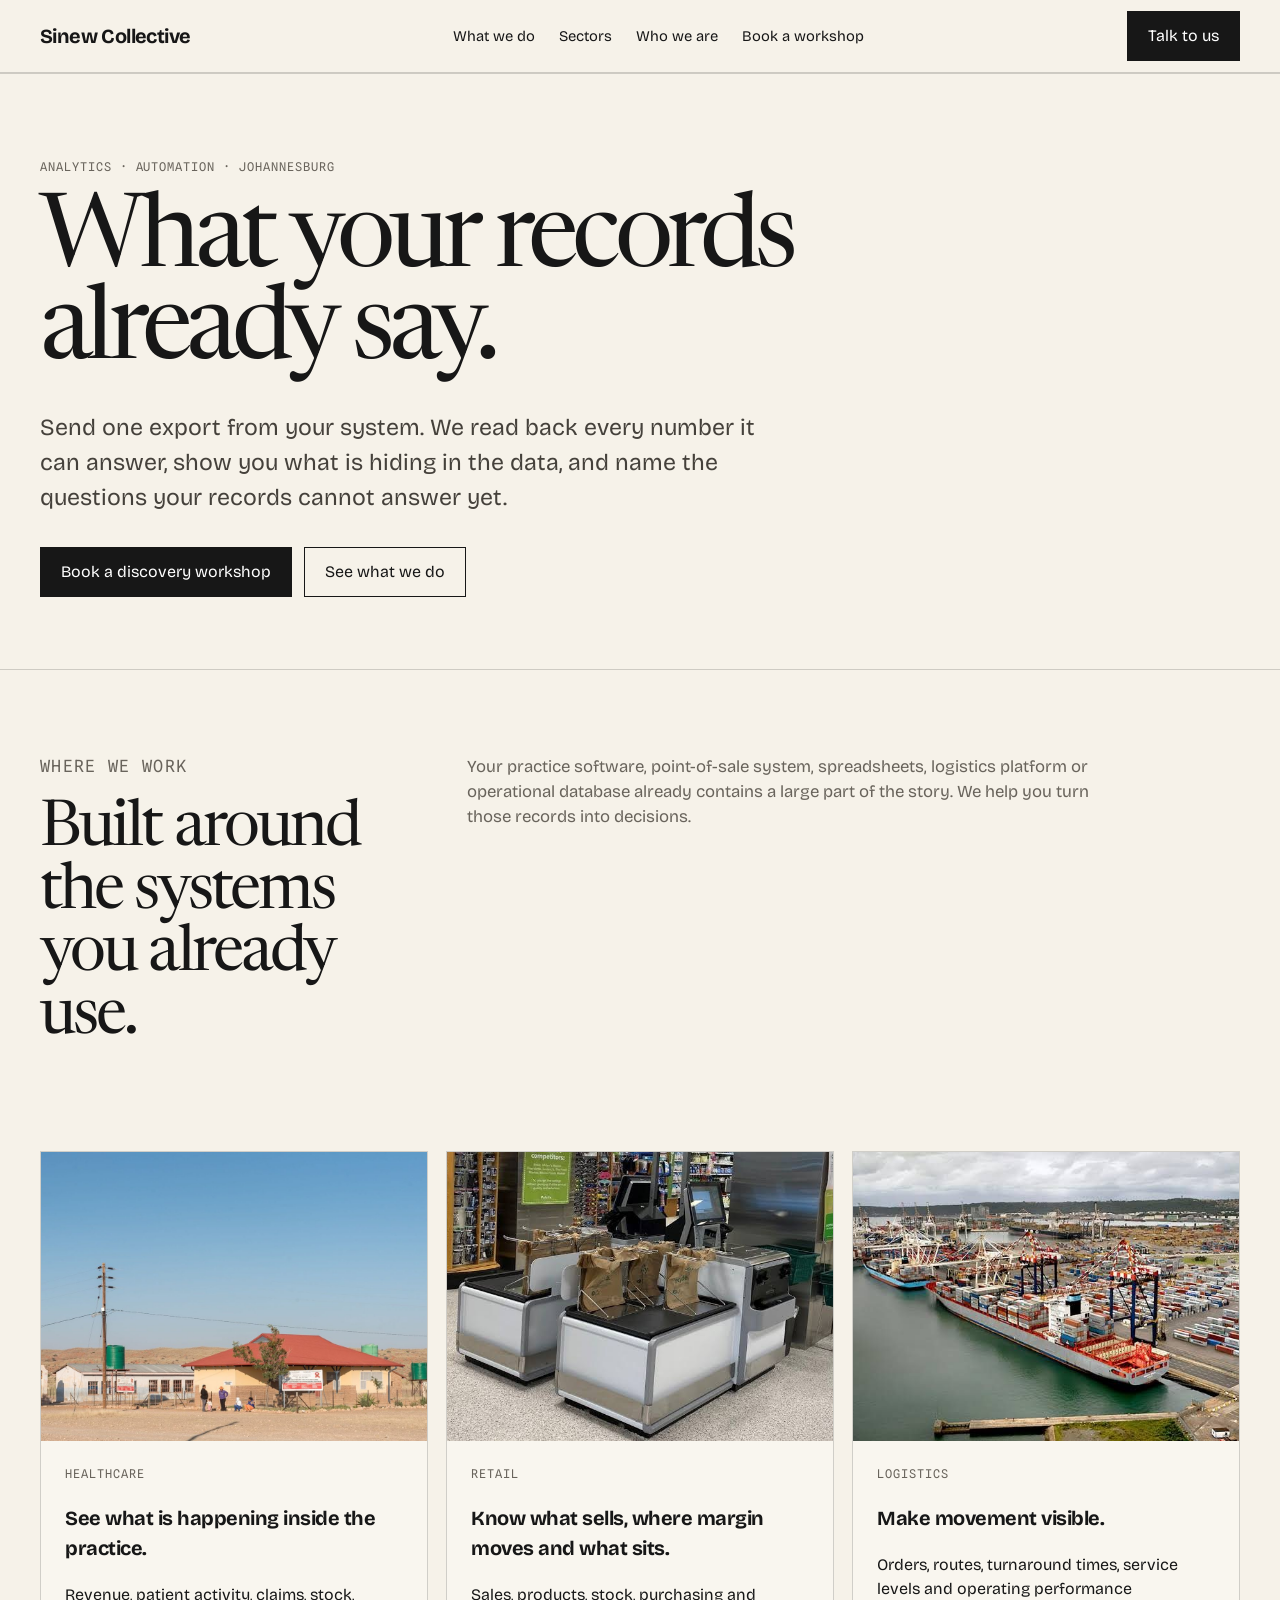
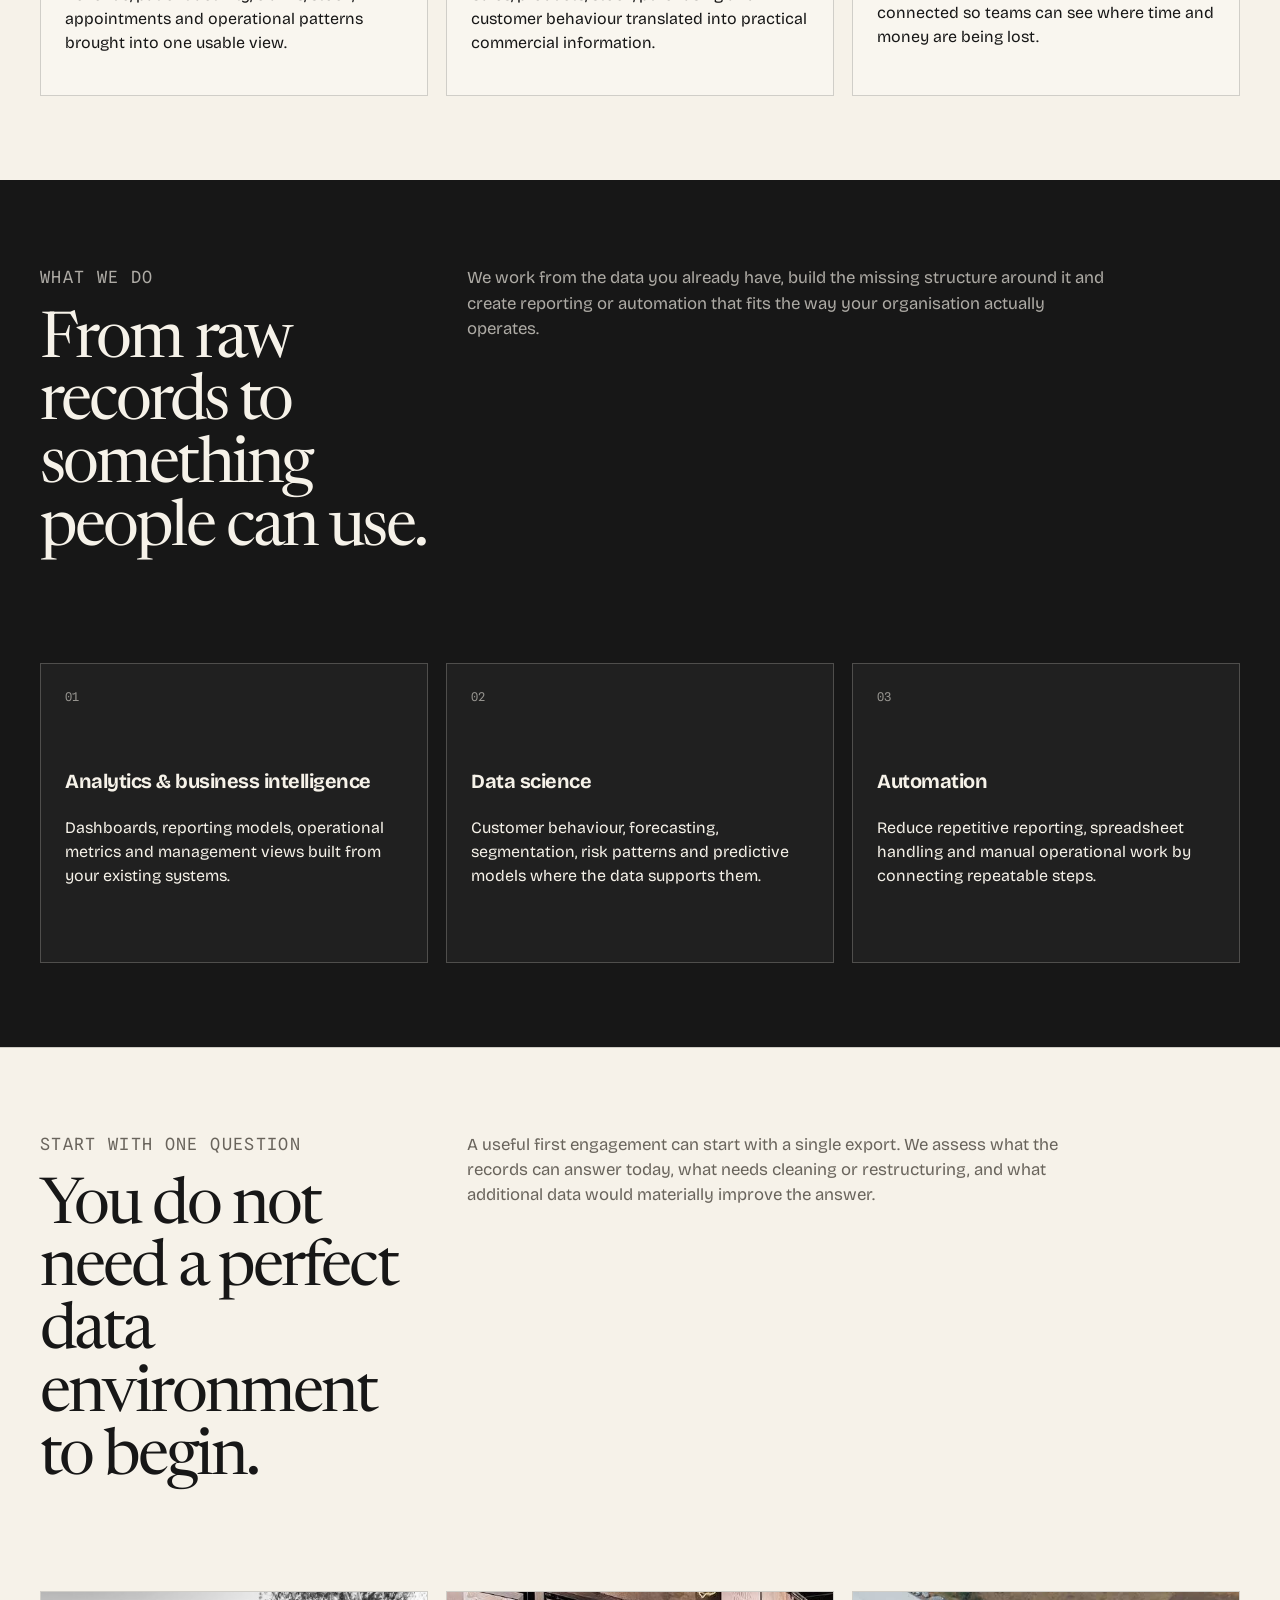
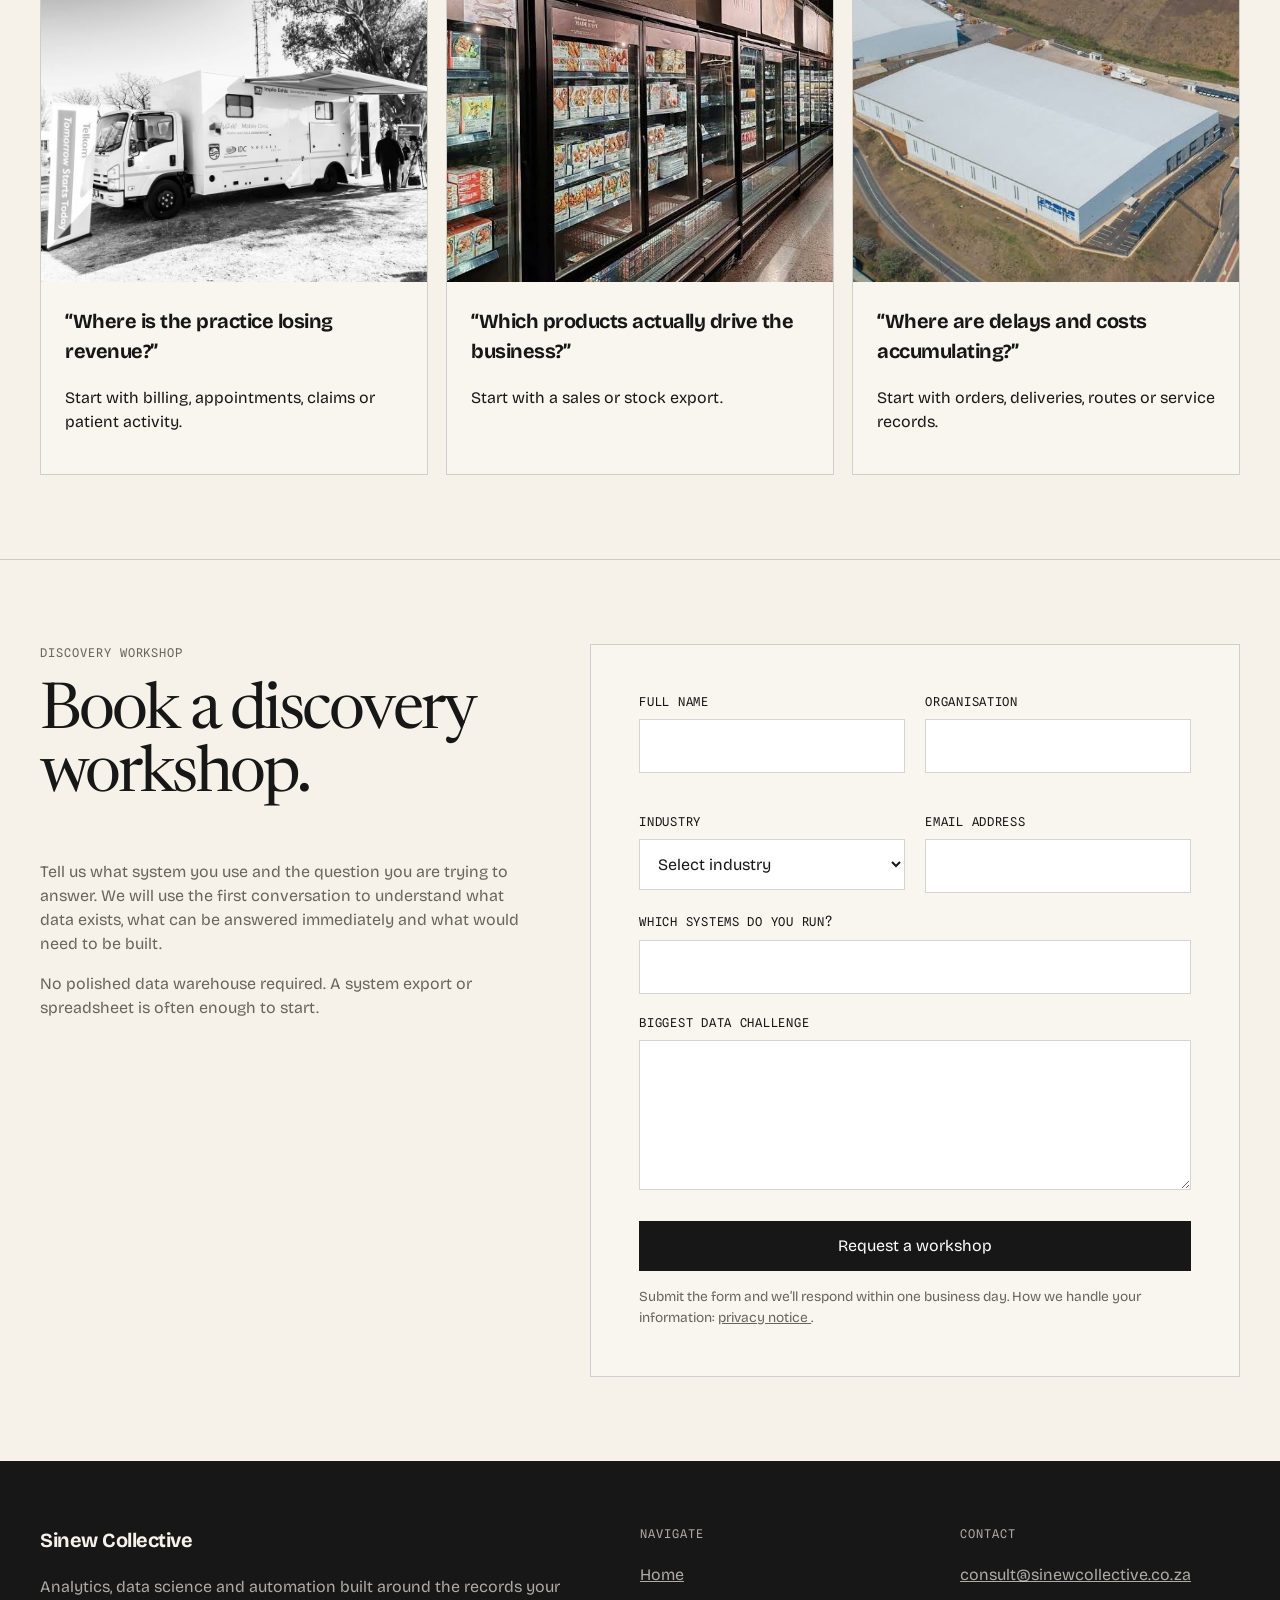
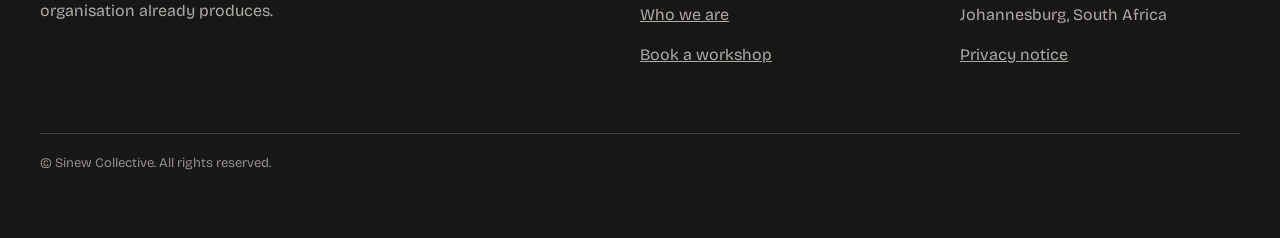
<file: index.html>
<!doctype html>
<html lang="en-ZA">
<head>
  <meta charset="utf-8">
  <meta name="viewport" content="width=device-width, initial-scale=1">

  <title>What your records already say | Sinew Collective</title>

  <meta
    name="description"
    content="Send one export from your system. We read back every number it can answer, and name the ones it cannot. Analytics and automation, Johannesburg."
  >

  <meta
    http-equiv="Content-Security-Policy"
    content="default-src 'none'; script-src 'self' 'unsafe-inline'; style-src 'self' 'unsafe-inline'; img-src 'self'; font-src 'self'; connect-src https://api.web3forms.com; base-uri 'none'; form-action https://api.web3forms.com; object-src 'none'; upgrade-insecure-requests"
  >

  <link rel="icon" href="/favicon.svg" type="image/svg+xml">

  <style>
    @font-face {
      font-family: "Bricolage Grotesque";
      src: url("/fonts/bricolage-grotesque-latin-standard-normal.woff2") format("woff2");
      font-display: swap;
    }

    @font-face {
      font-family: "Newsreader";
      src: url("/fonts/newsreader-latin-standard-normal.woff2") format("woff2");
      font-display: swap;
    }

    @font-face {
      font-family: "Spline Sans Mono";
      src: url("/fonts/spline-sans-mono-latin-400-normal.woff2") format("woff2");
      font-display: swap;
    }

    :root {
      --ink: #171717;
      --paper: #f6f2e9;
      --white: #ffffff;
      --line: rgba(23, 23, 23, 0.18);
      --muted: #69645c;
      --accent: #e65b36;
      --success: #1f9d45;
      --success-dark: #146c2e;
      --success-light: #eefaf1;
      --success-line: #b9e4c4;
      --max: 1200px;
    }

    * {
      box-sizing: border-box;
    }

    html {
      scroll-behavior: smooth;
    }

    body {
      margin: 0;
      background: var(--paper);
      color: var(--ink);
      font-family: "Bricolage Grotesque", Arial, sans-serif;
      line-height: 1.5;
    }

    img {
      display: block;
      max-width: 100%;
    }

    a {
      color: inherit;
    }

    button,
    input,
    select,
    textarea {
      font: inherit;
    }

    .wrap {
      width: min(calc(100% - 40px), var(--max));
      margin-inline: auto;
    }

    .site-header {
      position: sticky;
      top: 0;
      z-index: 50;
      background: rgba(246, 242, 233, 0.95);
      border-bottom: 1px solid var(--line);
      backdrop-filter: blur(12px);
    }

    .nav {
      min-height: 72px;
      display: flex;
      align-items: center;
      justify-content: space-between;
      gap: 24px;
    }

    .brand {
      text-decoration: none;
      font-size: 1.25rem;
      font-weight: 700;
      letter-spacing: -0.03em;
    }

    .nav__links {
      display: flex;
      align-items: center;
      gap: 24px;
    }

    .nav__links a {
      text-decoration: none;
      font-size: 0.92rem;
    }

    .hero {
      padding: 84px 0 72px;
    }

    .eyebrow {
      font-family: "Spline Sans Mono", monospace;
      text-transform: uppercase;
      letter-spacing: 0.08em;
      font-size: 0.75rem;
      color: var(--muted);
      margin: 0 0 20px;
    }

    h1,
    h2,
    h3,
    p {
      margin-top: 0;
    }

    h1 {
      max-width: 900px;
      font-family: "Newsreader", Georgia, serif;
      font-size: clamp(3.4rem, 8vw, 7.6rem);
      font-weight: 400;
      line-height: 0.9;
      letter-spacing: -0.055em;
      margin-bottom: 30px;
    }

    h2 {
      font-family: "Newsreader", Georgia, serif;
      font-size: clamp(2.5rem, 5vw, 5rem);
      font-weight: 400;
      line-height: 0.98;
      letter-spacing: -0.045em;
    }

    h3 {
      font-size: 1.25rem;
      letter-spacing: -0.025em;
    }

    .lead {
      max-width: 720px;
      font-size: clamp(1.15rem, 2vw, 1.45rem);
      color: #45413b;
    }

    .btn {
      display: inline-flex;
      justify-content: center;
      align-items: center;
      min-height: 48px;
      padding: 12px 20px;
      border: 1px solid var(--ink);
      background: transparent;
      color: var(--ink);
      text-decoration: none;
      cursor: pointer;
      transition: 0.2s ease;
    }

    .btn:hover {
      transform: translateY(-2px);
    }

    .btn--solid {
      background: var(--ink);
      color: var(--white);
    }

    .hero__actions {
      display: flex;
      gap: 12px;
      flex-wrap: wrap;
      margin-top: 32px;
    }

    section {
      padding: 84px 0;
      border-top: 1px solid var(--line);
    }

    .section-head {
      display: grid;
      grid-template-columns: 1fr 2fr;
      gap: 40px;
      margin-bottom: 48px;
    }

    .section-head p {
      max-width: 650px;
      color: var(--muted);
      font-size: 1.05rem;
    }

    .hero-grid,
    .cards,
    .doors {
      display: grid;
      grid-template-columns: repeat(3, 1fr);
      gap: 18px;
    }

    .hero-card,
    .card,
    .door {
      border: 1px solid var(--line);
      background: rgba(255, 255, 255, 0.28);
    }

    .hero-card img,
    .door img {
      width: 100%;
      aspect-ratio: 4 / 3;
      object-fit: cover;
    }

    .hero-card__body,
    .card__body,
    .door__body {
      padding: 24px;
    }

    .card {
      min-height: 300px;
    }

    .card__number {
      font-family: "Spline Sans Mono", monospace;
      color: var(--muted);
      font-size: 0.75rem;
      margin-bottom: 60px;
    }

    .services {
      background: var(--ink);
      color: var(--paper);
    }

    .services .section-head p,
    .services .eyebrow {
      color: rgba(246, 242, 233, 0.68);
    }

    .services .card {
      border-color: rgba(246, 242, 233, 0.22);
      background: rgba(255, 255, 255, 0.04);
    }

    .services .card__number {
      color: rgba(246, 242, 233, 0.55);
    }

    .workshop {
      display: grid;
      grid-template-columns: 0.85fr 1.15fr;
      gap: 70px;
      align-items: start;
    }

    .workshop__copy {
      position: sticky;
      top: 110px;
    }

    .workshop__copy p {
      color: var(--muted);
      max-width: 500px;
    }

    .form {
      border: 1px solid var(--line);
      padding: clamp(24px, 5vw, 48px);
      background: rgba(255, 255, 255, 0.32);
    }

    .form__grid {
      display: grid;
      grid-template-columns: 1fr 1fr;
      gap: 20px;
    }

    label {
      display: block;
      font-family: "Spline Sans Mono", monospace;
      font-size: 0.76rem;
      text-transform: uppercase;
      letter-spacing: 0.06em;
      margin: 0 0 8px;
    }

    input,
    select,
    textarea {
      width: 100%;
      border: 1px solid var(--line);
      border-radius: 0;
      background: var(--white);
      color: var(--ink);
      padding: 14px;
      margin-bottom: 20px;
      outline: none;
    }

    input:focus,
    select:focus,
    textarea:focus {
      border-color: var(--ink);
    }

    textarea {
      min-height: 150px;
      resize: vertical;
    }

    .form .btn {
      width: 100%;
      margin-top: 4px;
    }

    .form .btn:disabled {
      opacity: 0.65;
      cursor: wait;
      transform: none;
    }

    .note,
    .form__done {
      font-size: 0.86rem;
      color: var(--muted);
      margin: 16px 0 0;
    }

    /*
      SUCCESS CONFIRMATION
    */

    .form__done.success {
      margin-top: 28px;
      padding: 34px 22px;
      text-align: center;
      color: var(--success-dark);
      background: var(--success-light);
      border: 1px solid var(--success-line);
    }

    .success-tick {
      width: 100px;
      height: 100px;
      margin: 0 auto 22px;
      border-radius: 50%;
      background: var(--success);
      color: #ffffff;
      display: flex;
      align-items: center;
      justify-content: center;
      font-size: 64px;
      font-weight: 700;
      line-height: 1;
      box-shadow: 0 10px 30px rgba(31, 157, 69, 0.18);
      animation: successPop 0.45s ease-out;
    }

    .success-title {
      margin: 0 0 8px;
      color: var(--success-dark);
      font-size: 1.45rem;
      font-weight: 700;
    }

    .success-text {
      margin: 0;
      color: #356b43;
      font-size: 1rem;
      line-height: 1.6;
    }

    @keyframes successPop {
      0% {
        transform: scale(0.4);
        opacity: 0;
      }

      70% {
        transform: scale(1.1);
      }

      100% {
        transform: scale(1);
        opacity: 1;
      }
    }

    .site-footer {
      background: var(--ink);
      color: var(--paper);
      padding: 64px 0;
    }

    .footer-grid {
      display: grid;
      grid-template-columns: 2fr 1fr 1fr;
      gap: 40px;
    }

    .site-footer a {
      color: inherit;
    }

    .site-footer p {
      color: rgba(246, 242, 233, 0.68);
    }

    .footer-small {
      margin-top: 50px;
      padding-top: 20px;
      border-top: 1px solid rgba(246, 242, 233, 0.2);
      font-size: 0.82rem;
      color: rgba(246, 242, 233, 0.55);
    }

    @media (max-width: 850px) {
      .nav__links {
        display: none;
      }

      .section-head,
      .workshop,
      .footer-grid {
        grid-template-columns: 1fr;
      }

      .hero-grid,
      .cards,
      .doors {
        grid-template-columns: 1fr;
      }

      .workshop__copy {
        position: static;
      }
    }

    @media (max-width: 600px) {
      .wrap {
        width: min(calc(100% - 28px), var(--max));
      }

      .form__grid {
        grid-template-columns: 1fr;
        gap: 0;
      }

      .hero {
        padding-top: 56px;
      }

      .success-tick {
        width: 84px;
        height: 84px;
        font-size: 54px;
      }
    }
  </style>
</head>

<body>

  <header class="site-header">
    <div class="wrap nav">

      <a class="brand" href="/">
        Sinew Collective
      </a>

      <nav class="nav__links" aria-label="Main navigation">
        <a href="#what-we-do">What we do</a>
        <a href="#sectors">Sectors</a>
        <a href="/who-we-are/">Who we are</a>
        <a href="#workshop">Book a workshop</a>
      </nav>

      <a class="btn btn--solid" href="#workshop">
        Talk to us
      </a>

    </div>
  </header>

  <main>

    <section class="hero">
      <div class="wrap">

        <p class="eyebrow">
          Analytics · automation · Johannesburg
        </p>

        <h1>
          What your records already say.
        </h1>

        <p class="lead">
          Send one export from your system. We read back every number it can
          answer, show you what is hiding in the data, and name the questions
          your records cannot answer yet.
        </p>

        <div class="hero__actions">

          <a class="btn btn--solid" href="#workshop">
            Book a discovery workshop
          </a>

          <a class="btn" href="#what-we-do">
            See what we do
          </a>

        </div>

      </div>
    </section>

    <section id="sectors">
      <div class="wrap">

        <div class="section-head">

          <div>
            <p class="eyebrow">
              Where we work
            </p>

            <h2>
              Built around the systems you already use.
            </h2>
          </div>

          <p>
            Your practice software, point-of-sale system, spreadsheets,
            logistics platform or operational database already contains a
            large part of the story. We help you turn those records into
            decisions.
          </p>

        </div>

        <div class="hero-grid">

          <article class="hero-card">

            <img
              src="/images/healthcare-hero.jpg"
              alt="Healthcare analytics"
              loading="lazy"
            >

            <div class="hero-card__body">

              <p class="eyebrow">
                Healthcare
              </p>

              <h3>
                See what is happening inside the practice.
              </h3>

              <p>
                Revenue, patient activity, claims, stock, appointments and
                operational patterns brought into one usable view.
              </p>

            </div>

          </article>

          <article class="hero-card">

            <img
              src="/images/retail-hero.jpg"
              alt="Retail analytics"
              loading="lazy"
            >

            <div class="hero-card__body">

              <p class="eyebrow">
                Retail
              </p>

              <h3>
                Know what sells, where margin moves and what sits.
              </h3>

              <p>
                Sales, products, stock, purchasing and customer behaviour
                translated into practical commercial information.
              </p>

            </div>

          </article>

          <article class="hero-card">

            <img
              src="/images/logistics-hero.jpg"
              alt="Logistics analytics"
              loading="lazy"
            >

            <div class="hero-card__body">

              <p class="eyebrow">
                Logistics
              </p>

              <h3>
                Make movement visible.
              </h3>

              <p>
                Orders, routes, turnaround times, service levels and operating
                performance connected so teams can see where time and money
                are being lost.
              </p>

            </div>

          </article>

        </div>

      </div>
    </section>

    <section id="what-we-do" class="services">

      <div class="wrap">

        <div class="section-head">

          <div>

            <p class="eyebrow">
              What we do
            </p>

            <h2>
              From raw records to something people can use.
            </h2>

          </div>

          <p>
            We work from the data you already have, build the missing structure
            around it and create reporting or automation that fits the way your
            organisation actually operates.
          </p>

        </div>

        <div class="cards">

          <article class="card">

            <div class="card__body">

              <div class="card__number">
                01
              </div>

              <h3>
                Analytics &amp; business intelligence
              </h3>

              <p>
                Dashboards, reporting models, operational metrics and
                management views built from your existing systems.
              </p>

            </div>

          </article>

          <article class="card">

            <div class="card__body">

              <div class="card__number">
                02
              </div>

              <h3>
                Data science
              </h3>

              <p>
                Customer behaviour, forecasting, segmentation, risk patterns
                and predictive models where the data supports them.
              </p>

            </div>

          </article>

          <article class="card">

            <div class="card__body">

              <div class="card__number">
                03
              </div>

              <h3>
                Automation
              </h3>

              <p>
                Reduce repetitive reporting, spreadsheet handling and manual
                operational work by connecting repeatable steps.
              </p>

            </div>

          </article>

        </div>

      </div>

    </section>

    <section>

      <div class="wrap">

        <div class="section-head">

          <div>

            <p class="eyebrow">
              Start with one question
            </p>

            <h2>
              You do not need a perfect data environment to begin.
            </h2>

          </div>

          <p>
            A useful first engagement can start with a single export. We assess
            what the records can answer today, what needs cleaning or
            restructuring, and what additional data would materially improve
            the answer.
          </p>

        </div>

        <div class="doors">

          <article class="door">

            <img
              src="/images/door-healthcare.jpg"
              alt="Healthcare data"
              loading="lazy"
            >

            <div class="door__body">

              <h3>
                “Where is the practice losing revenue?”
              </h3>

              <p>
                Start with billing, appointments, claims or patient activity.
              </p>

            </div>

          </article>

          <article class="door">

            <img
              src="/images/door-retail.jpg"
              alt="Retail data"
              loading="lazy"
            >

            <div class="door__body">

              <h3>
                “Which products actually drive the business?”
              </h3>

              <p>
                Start with a sales or stock export.
              </p>

            </div>

          </article>

          <article class="door">

            <img
              src="/images/door-logistics.jpg"
              alt="Logistics data"
              loading="lazy"
            >

            <div class="door__body">

              <h3>
                “Where are delays and costs accumulating?”
              </h3>

              <p>
                Start with orders, deliveries, routes or service records.
              </p>

            </div>

          </article>

        </div>

      </div>

    </section>

    <section id="workshop">

      <div class="wrap workshop">

        <div class="workshop__copy">

          <p class="eyebrow">
            Discovery workshop
          </p>

          <h2>
            Book a discovery workshop.
          </h2>

          <p>
            Tell us what system you use and the question you are trying to
            answer. We will use the first conversation to understand what data
            exists, what can be answered immediately and what would need to be
            built.
          </p>

          <p>
            No polished data warehouse required. A system export or spreadsheet
            is often enough to start.
          </p>

        </div>

        <form
          class="form"
          id="enquiry"
          action="https://api.web3forms.com/submit"
          method="POST"
          novalidate
        >

          <!--
            IMPORTANT:
            Replace YOUR_WEB3FORMS_ACCESS_KEY below with
            your actual Web3Forms access key.
          -->

          <input
            type="hidden"
            name="access_key"
            value="4d368aee-7363-4837-94e8-56e62720ae82"
          >

          <input
            type="hidden"
            name="subject"
            value="New Sinew Collective Discovery Workshop Request"
          >

          <input
            type="hidden"
            name="from_name"
            value="Sinew Collective Website"
          >

          <input
            type="checkbox"
            name="botcheck"
            hidden
          >

          <div class="form__grid">

            <div>

              <label for="f-name">
                Full name
              </label>

              <input
                id="f-name"
                name="name"
                autocomplete="name"
                maxlength="100"
                required
              >

            </div>

            <div>

              <label for="f-org">
                Organisation
              </label>

              <input
                id="f-org"
                name="organisation"
                autocomplete="organization"
                maxlength="120"
                required
              >

            </div>

            <div>

              <label for="f-industry">
                Industry
              </label>

              <select
                id="f-industry"
                name="industry"
                required
              >

                <option value="">
                  Select industry
                </option>

                <option>
                  Medical practice
                </option>

                <option>
                  Retail
                </option>

                <option>
                  Logistics and supply chain
                </option>

                <option>
                  Other
                </option>

              </select>

            </div>

            <div>

              <label for="f-email">
                Email address
              </label>

              <input
                id="f-email"
                name="email"
                type="email"
                autocomplete="email"
                maxlength="254"
                required
              >

            </div>

          </div>

          <label for="f-system">
            Which systems do you run?
          </label>

          <input
            id="f-system"
            name="system"
            maxlength="200"
            required
          >

          <label for="f-more">
            Biggest data challenge
          </label>

          <textarea
            id="f-more"
            name="more"
            maxlength="1200"
            required
          ></textarea>

          <button
            class="btn btn--solid"
            type="submit"
          >
            Request a workshop
          </button>

          <p class="note">
            Submit the form and we’ll respond within one business day.
            How we handle your information:
            <a href="/privacy/">
              privacy notice
            </a>.
          </p>

          <div
            class="form__done"
            id="f-done"
            role="status"
            aria-live="polite"
            hidden
          ></div>

        </form>

      </div>

    </section>

  </main>

  <footer class="site-footer">

    <div class="wrap">

      <div class="footer-grid">

        <div>

          <h3>
            Sinew Collective
          </h3>

          <p>
            Analytics, data science and automation built around the records
            your organisation already produces.
          </p>

        </div>

        <div>

          <p class="eyebrow">
            Navigate
          </p>

          <p>
            <a href="/">
              Home
            </a>
          </p>

          <p>
            <a href="/who-we-are/">
              Who we are
            </a>
          </p>

          <p>
            <a href="#workshop">
              Book a workshop
            </a>
          </p>

        </div>

        <div>

          <p class="eyebrow">
            Contact
          </p>

          <p>
            <a href="mailto:consult@sinewcollective.co.za">
              consult@sinewcollective.co.za
            </a>
          </p>

          <p>
            Johannesburg, South Africa
          </p>

          <p>
            <a href="/privacy/">
              Privacy notice
            </a>
          </p>

        </div>

      </div>

      <div class="footer-small">
        © Sinew Collective. All rights reserved.
      </div>

    </div>

  </footer>

  <script>
    (function () {

      var form = document.getElementById('enquiry');
      var done = document.getElementById('f-done');

      if (!form) {
        return;
      }

      var fields = {

        'f-name': [
          'Full name',
          100
        ],

        'f-org': [
          'Organisation',
          120
        ],

        'f-industry': [
          'Industry',
          40
        ],

        'f-email': [
          'Email',
          254
        ],

        'f-system': [
          'Systems',
          200
        ],

        'f-more': [
          'Biggest data challenge',
          1200
        ]

      };

      function getValue(id) {

        return document
          .getElementById(id)
          .value
          .trim()
          .slice(0, fields[id][1]);

      }

      function showMessage(message, id) {

        done.hidden = false;

        done.classList.remove('success');

        done.textContent = message;

        if (id) {
          document.getElementById(id).focus();
        }

      }

      function showSuccess() {

        done.hidden = false;

        done.classList.add('success');

        done.innerHTML =
          '<div class="success-tick" aria-hidden="true">✓</div>' +
          '<p class="success-title">' +
          'Request successfully submitted!' +
          '</p>' +
          '<p class="success-text">' +
          'Thank you for booking a discovery workshop. ' +
          'We’ll be in touch within one business day.' +
          '</p>';

        done.scrollIntoView({
          behavior: 'smooth',
          block: 'center'
        });

      }

      form.addEventListener('submit', function (event) {

        event.preventDefault();

        done.classList.remove('success');

        var missing = Object.keys(fields).filter(function (id) {

          return !getValue(id);

        });

        if (missing.length) {

          showMessage(
            'Fill in every field first. Missing: ' +
            missing.map(function (id) {
              return fields[id][0].toLowerCase();
            }).join(', ') +
            '.',
            missing[0]
          );

          return;

        }

        if (
          !/^[^\s@]+@[^\s@]+\.[^\s@]+$/.test(
            getValue('f-email')
          )
        ) {

          showMessage(
            'Check the email address: it needs an @ and a domain.',
            'f-email'
          );

          return;

        }

        var accessKey = form
          .querySelector('input[name="access_key"]')
          .value
          .trim();

        if (
          !accessKey ||
          accessKey === 'YOUR_WEB3FORMS_ACCESS_KEY'
        ) {

          showMessage(
            'The workshop form is not connected yet. Add your Web3Forms access key.'
          );

          return;

        }

        var button = form.querySelector(
          'button[type="submit"]'
        );

        var originalText = button.textContent;

        button.disabled = true;

        button.textContent = 'Sending...';

        done.hidden = true;

        var data = new FormData(form);

        fetch(
          'https://api.web3forms.com/submit',
          {
            method: 'POST',
            body: data
          }
        )

        .then(function (response) {

          if (!response.ok) {
            throw new Error('Submission failed');
          }

          return response.json();

        })

        .then(function (result) {

          if (result.success) {

            form.reset();

            showSuccess();

          } else {

            showMessage(
              'We could not send your request. Please try again or email consult@sinewcollective.co.za.'
            );

          }

        })

        .catch(function () {

          showMessage(
            'We could not send your request. Please try again or email consult@sinewcollective.co.za.'
          );

        })

        .finally(function () {

          button.disabled = false;

          button.textContent = originalText;

        });

      });

    })();
  </script>

</body>
</html>
</file>
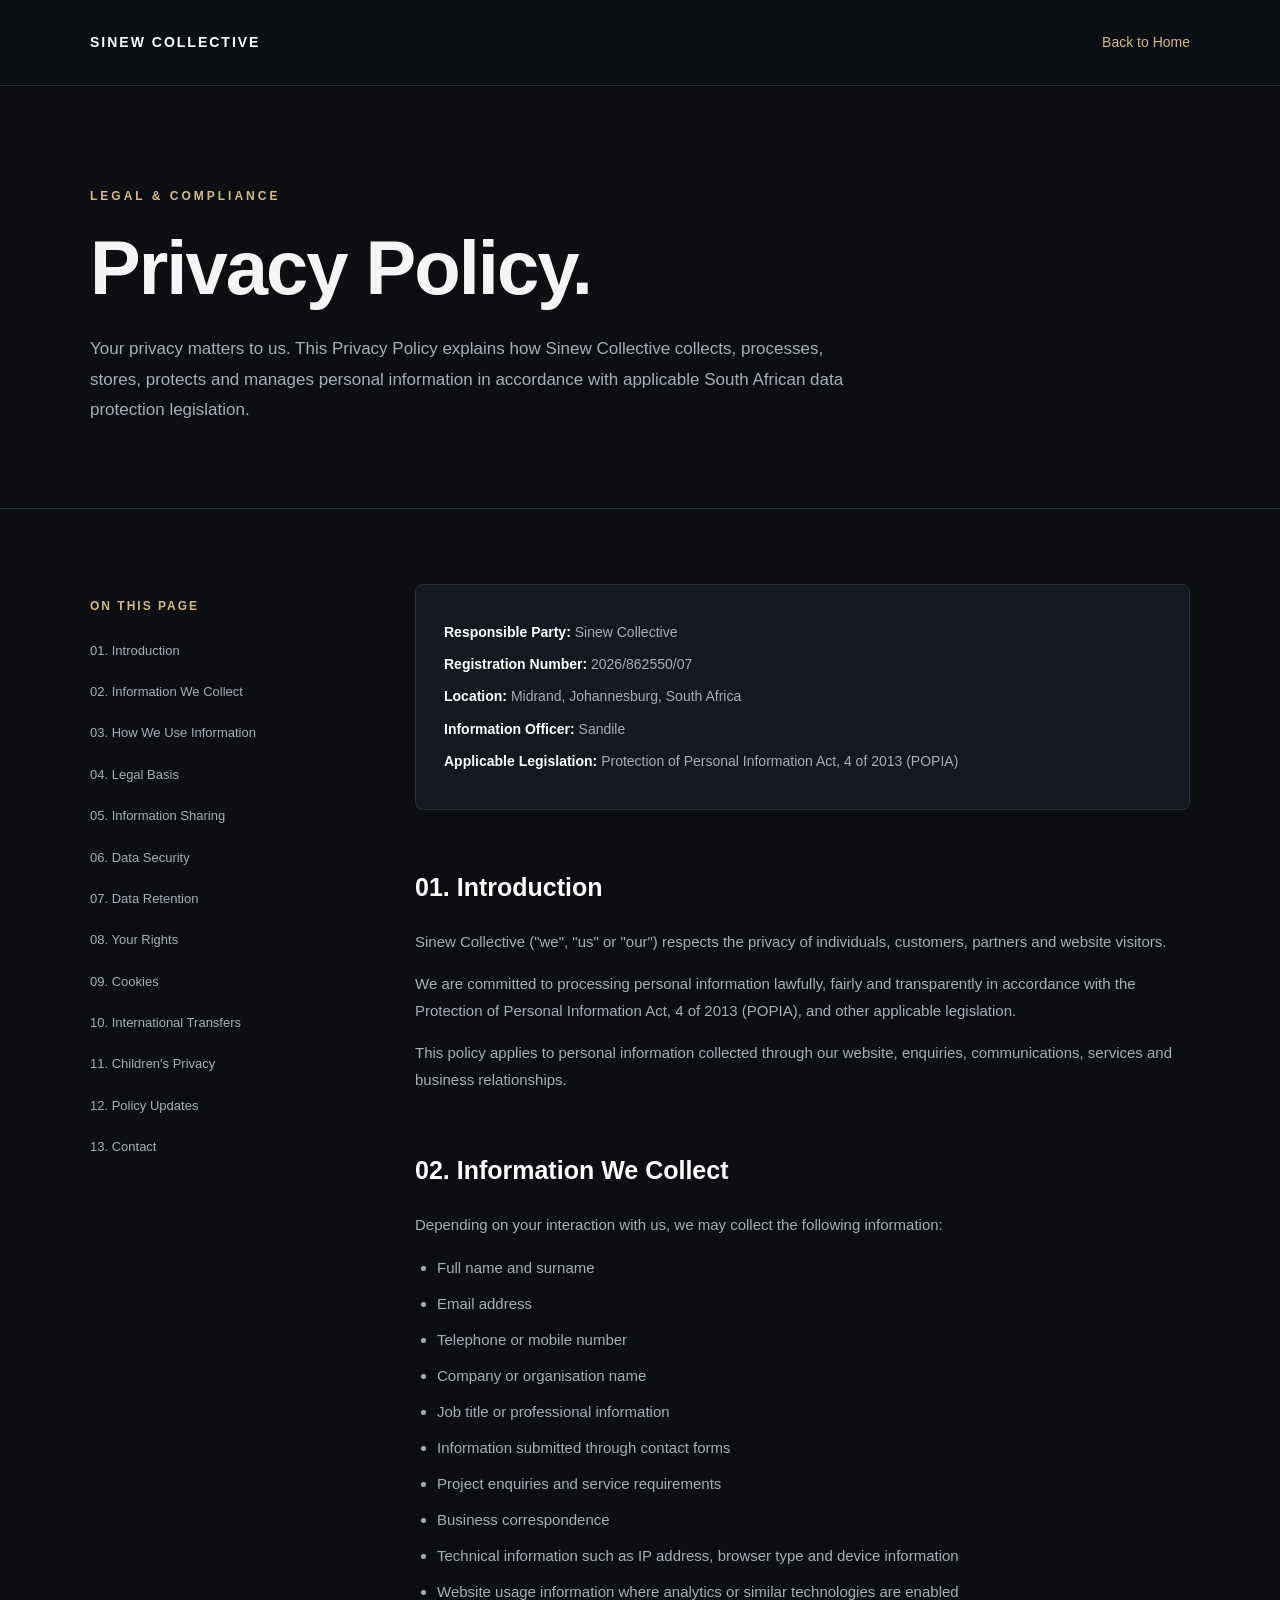
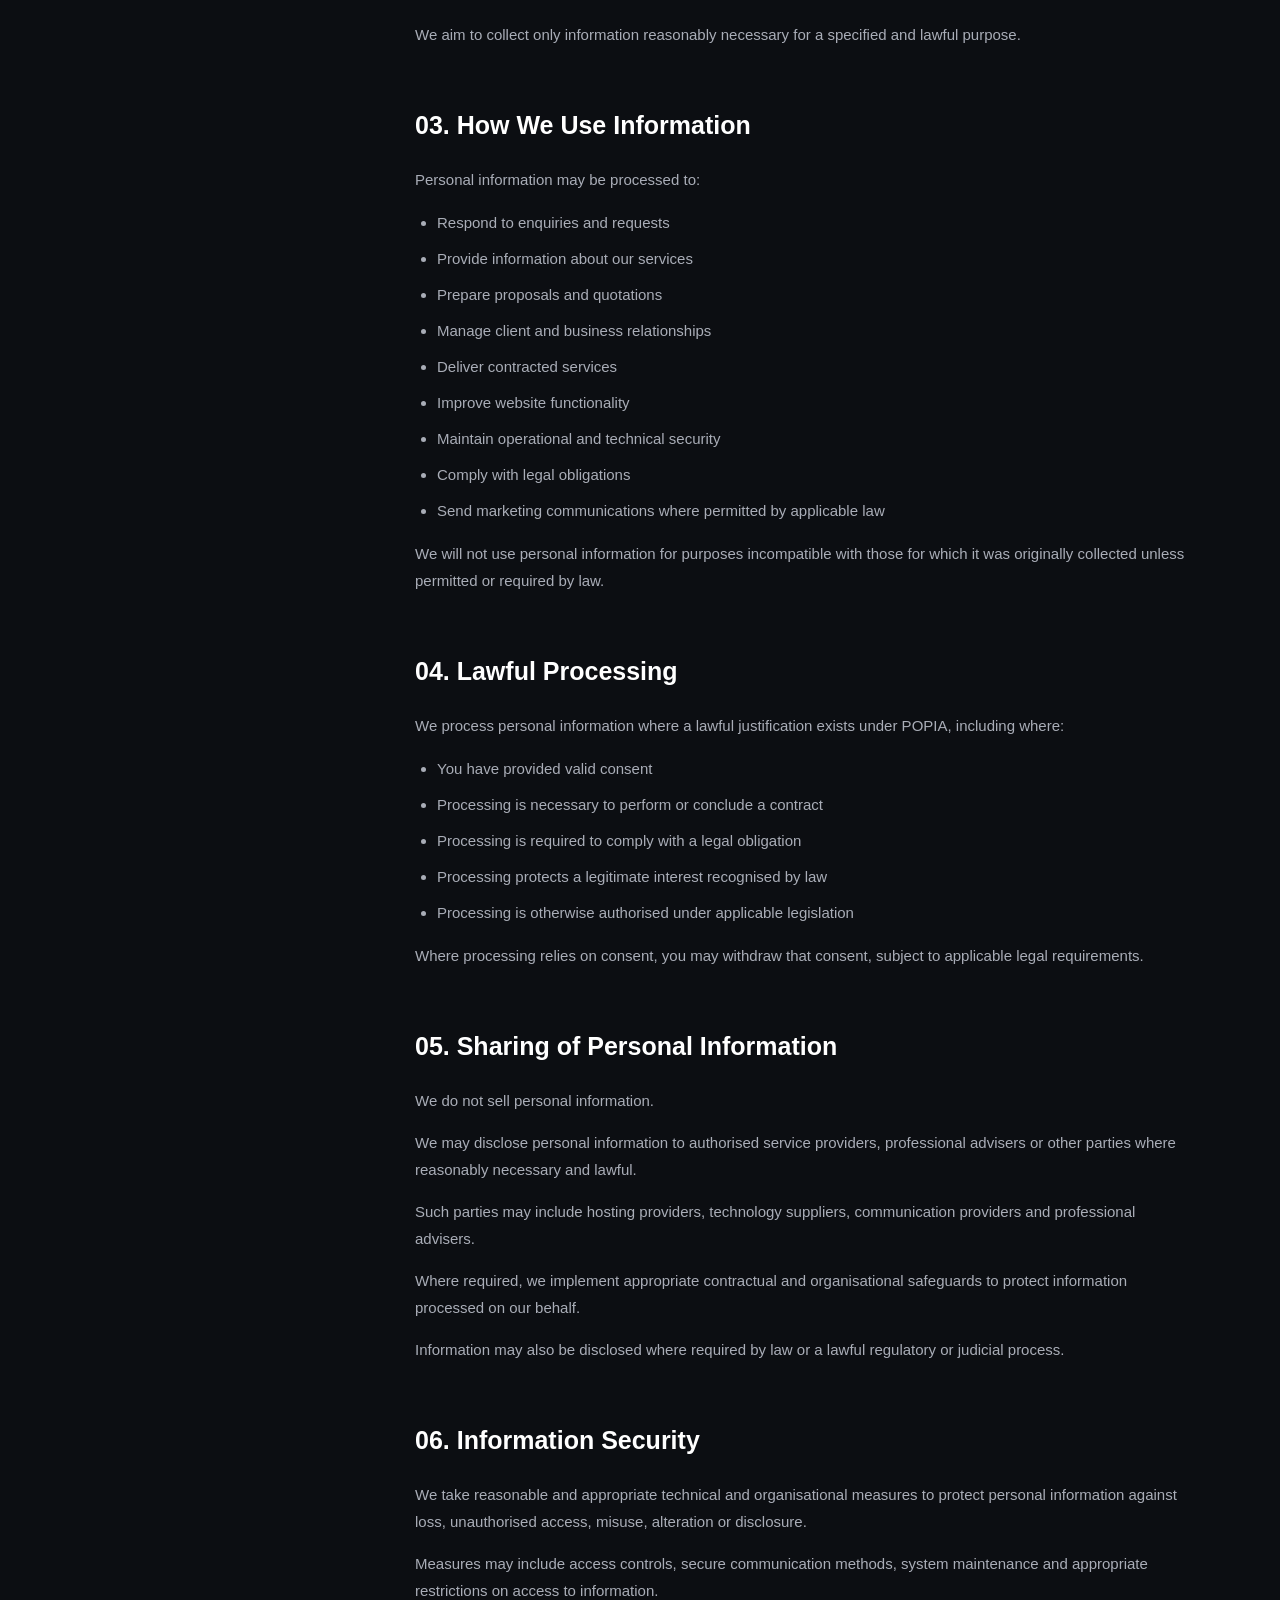
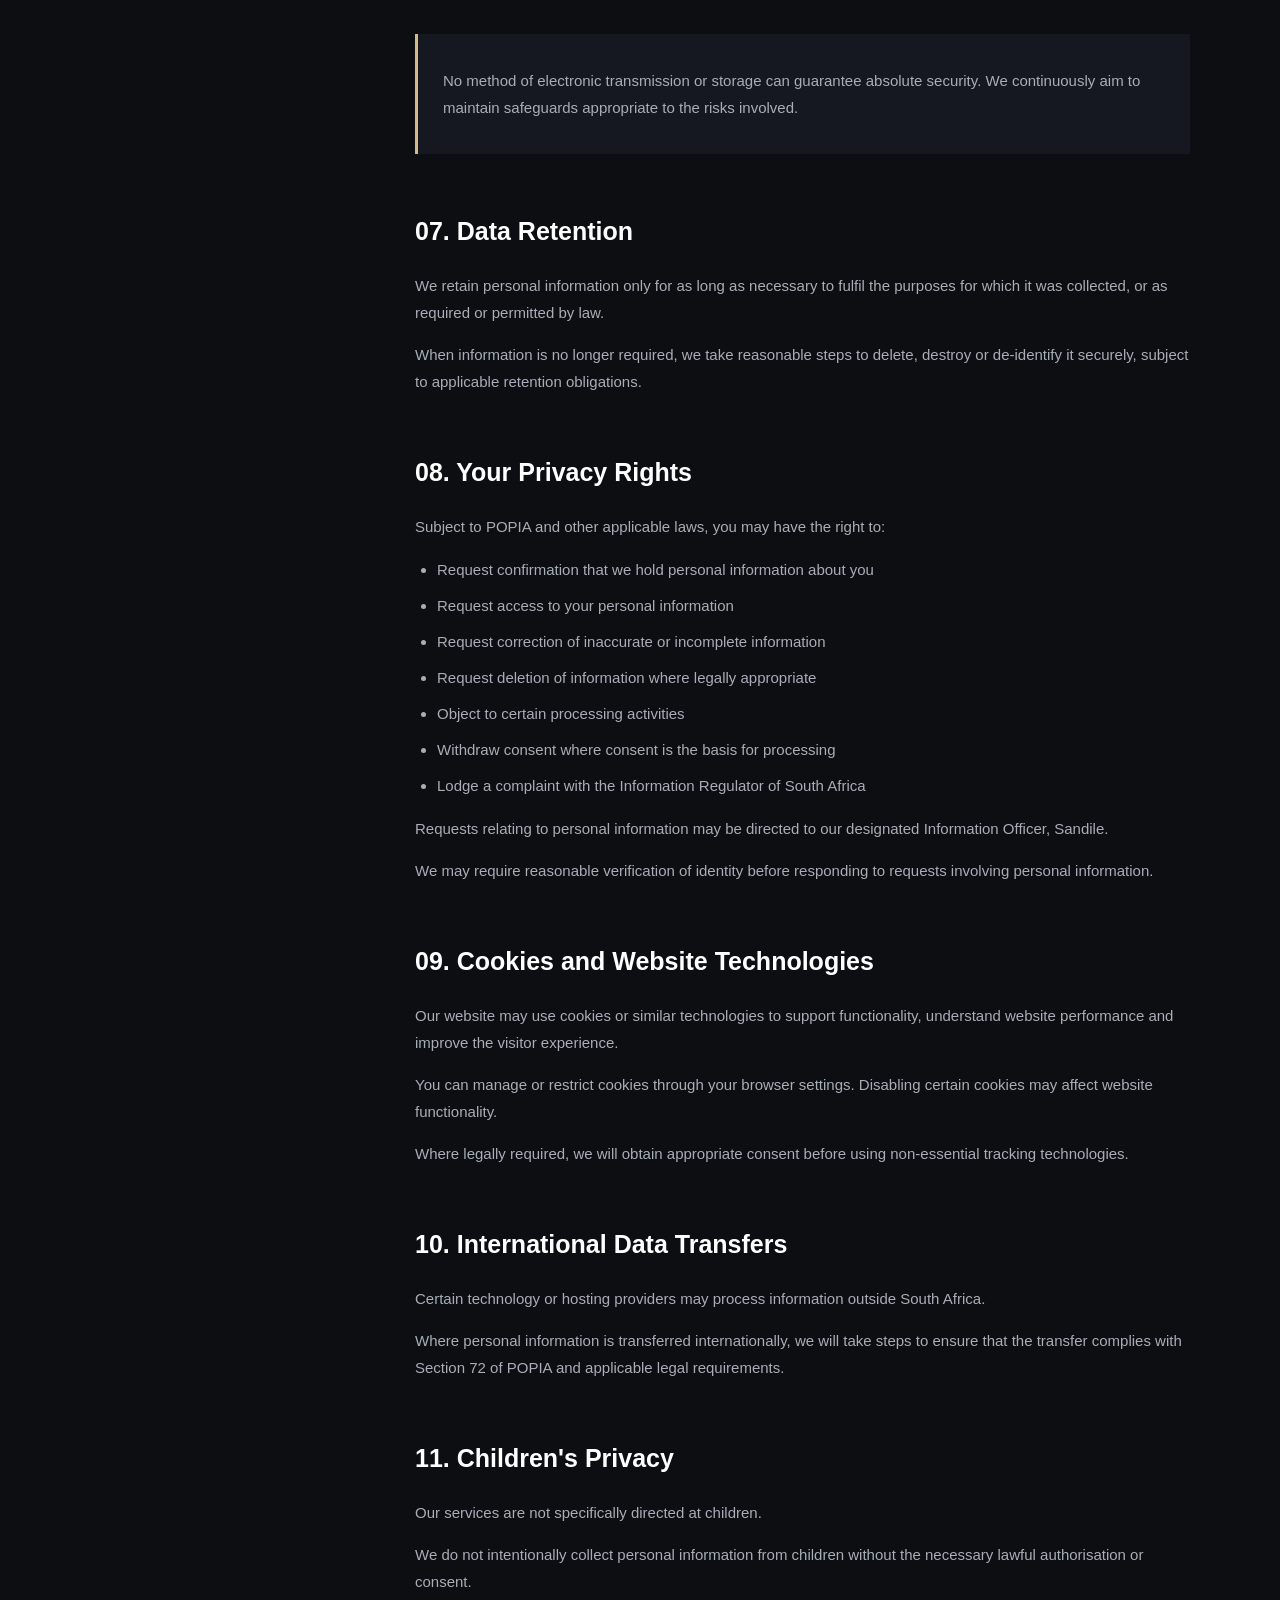
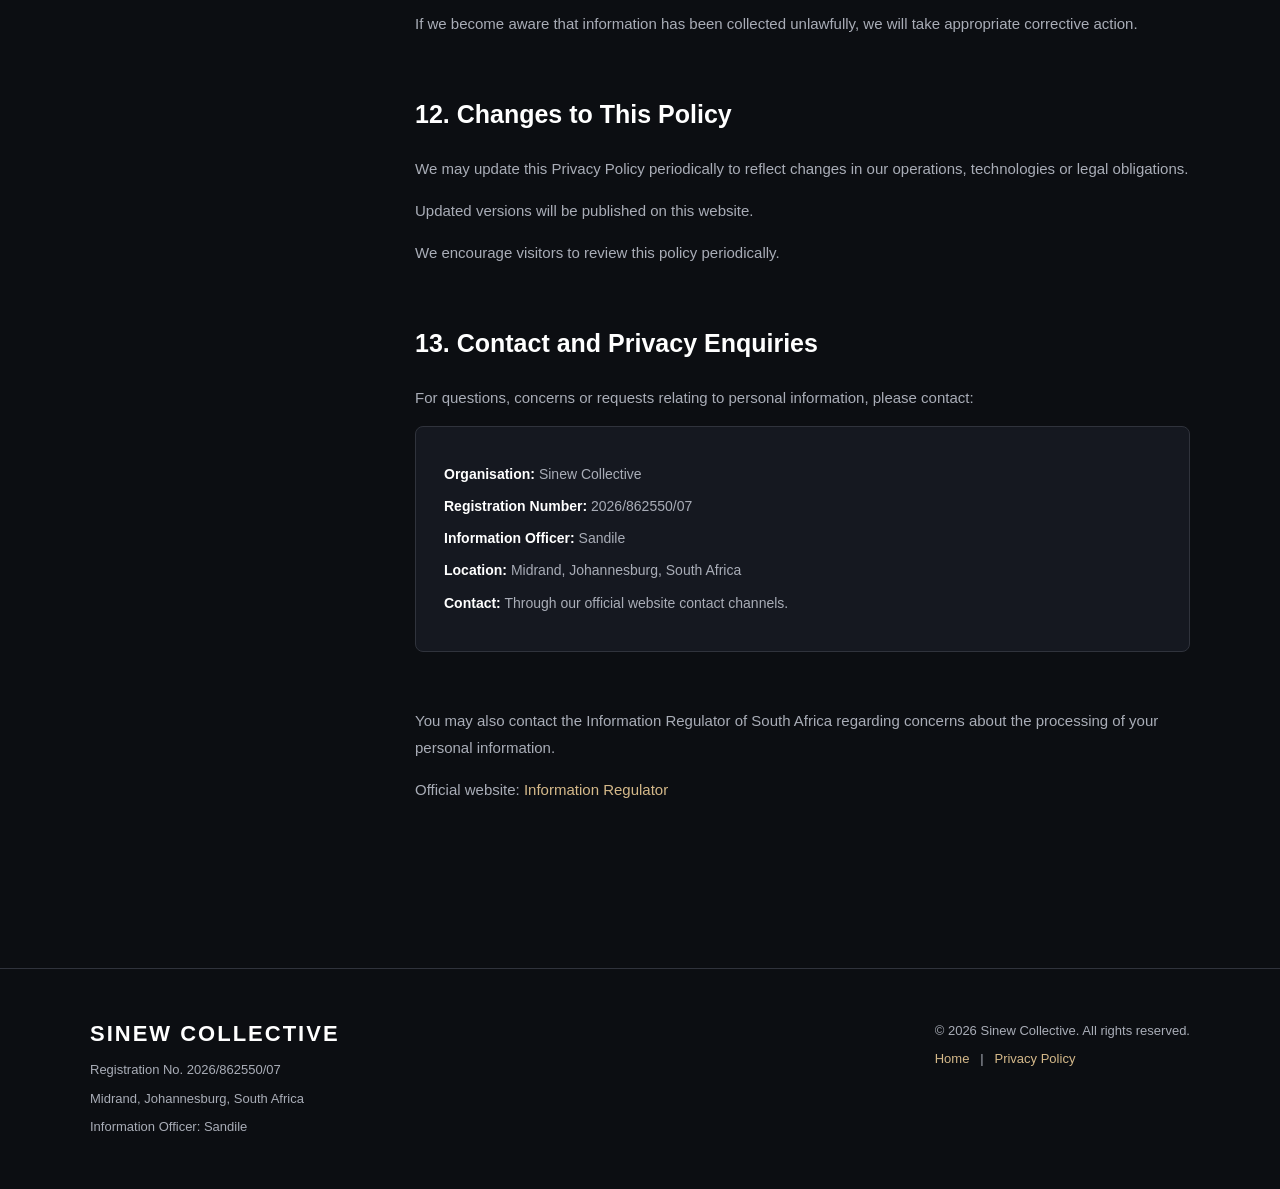
<file: privacy/index.html>
<!DOCTYPE html>
<html lang="en">
<head>
  <!-- Google tag (gtag.js) -->
<script async src="https://www.googletagmanager.com/gtag/js?id=G-QEMEHTFD7M"></script>
<script>
  window.dataLayer = window.dataLayer || [];
  function gtag(){dataLayer.push(arguments);}
  gtag('js', new Date());

  gtag('config', 'G-QEMEHTFD7M');
</script>
  <meta charset="UTF-8">
  <meta name="viewport"
        content="width=device-width, initial-scale=1.0">
  <meta name="description"
        content="Privacy Policy for Sinew Collective. Learn how we collect, use, protect and manage personal information in accordance with POPIA.">
  <title>Privacy Policy | Sinew Collective</title>

  <style>
    :root {
      --bg: #0c0e12;
      --surface: #151820;
      --text: #f5f5f5;
      --muted: #a9adb7;
      --accent: #d5b98a;
      --border: #30333c;
      --max-width: 1100px;
    }

    * {
      box-sizing: border-box;
    }

    html {
      scroll-behavior: smooth;
    }

    body {
      margin: 0;
      font-family: Arial, Helvetica, sans-serif;
      background: var(--bg);
      color: var(--text);
      line-height: 1.8;
    }

    a {
      color: var(--accent);
      text-decoration: none;
    }

    a:hover {
      text-decoration: underline;
    }

    .container {
      width: min(90%, var(--max-width));
      margin: auto;
    }

    header {
      border-bottom: 1px solid var(--border);
      background: rgba(12,14,18,.96);
    }

    .nav {
      min-height: 85px;
      display: flex;
      align-items: center;
      justify-content: space-between;
      gap: 20px;
    }

    .logo {
      font-size: 22px;
      font-weight: 800;
      letter-spacing: 2px;
      color: #fff;
      text-transform: uppercase;
    }

    .nav a {
      font-size: 14px;
    }

    .hero {
      padding: 100px 0 65px;
      border-bottom: 1px solid var(--border);
    }

    .eyebrow {
      color: var(--accent);
      text-transform: uppercase;
      font-size: 12px;
      font-weight: 700;
      letter-spacing: 3px;
    }

    h1 {
      font-size: clamp(42px, 6vw, 76px);
      line-height: 1.1;
      margin: 18px 0 25px;
      letter-spacing: -2px;
    }

    .hero p {
      max-width: 760px;
      color: var(--muted);
      font-size: 17px;
    }

    .policy {
      display: grid;
      grid-template-columns: 260px 1fr;
      gap: 65px;
      padding: 75px 0 110px;
    }

    .sidebar {
      align-self: start;
      position: sticky;
      top: 30px;
    }

    .sidebar h3 {
      font-size: 12px;
      color: var(--accent);
      text-transform: uppercase;
      letter-spacing: 2px;
    }

    .sidebar a {
      display: block;
      padding: 9px 0;
      color: var(--muted);
      font-size: 13px;
    }

    .sidebar a:hover {
      color: #fff;
    }

    .meta {
      background: var(--surface);
      border: 1px solid var(--border);
      border-radius: 8px;
      padding: 28px;
      margin-bottom: 55px;
    }

    .meta p {
      margin: 7px 0;
      font-size: 14px;
    }

    .meta strong {
      color: #fff;
    }

    section {
      margin-bottom: 55px;
      scroll-margin-top: 30px;
    }

    h2 {
      font-size: 25px;
      margin-bottom: 18px;
      color: #fff;
    }

    p, li {
      color: var(--muted);
      font-size: 15px;
    }

    ul {
      padding-left: 22px;
    }

    li {
      margin-bottom: 9px;
    }

    .highlight {
      border-left: 3px solid var(--accent);
      padding: 18px 25px;
      background: var(--surface);
      margin: 30px 0;
    }

    footer {
      border-top: 1px solid var(--border);
      padding: 45px 0;
    }

    .footer-content {
      display: flex;
      justify-content: space-between;
      flex-wrap: wrap;
      gap: 25px;
    }

    .footer-content p {
      font-size: 13px;
      margin: 5px 0;
    }

    @media (max-width: 800px) {
      .policy {
        grid-template-columns: 1fr;
        gap: 30px;
      }

      .sidebar {
        position: static;
        border-bottom: 1px solid var(--border);
        padding-bottom: 25px;
      }

      .hero {
        padding: 65px 0 45px;
      }

      .nav {
        min-height: 70px;
      }
    }
  </style>
</head>

<body>

<header>
  <div class="container nav">
    <a href="/" class="logo">Sinew Collective</a>
    <a href="/">Back to Home</a>
  </div>
</header>

<main>

  <div class="hero">
    <div class="container">
      <div class="eyebrow">
        Legal &amp; Compliance
      </div>

      <h1>Privacy Policy.</h1>

      <p>
        Your privacy matters to us. This Privacy Policy
        explains how Sinew Collective collects, processes,
        stores, protects and manages personal information
        in accordance with applicable South African
        data protection legislation.
      </p>
    </div>
  </div>

  <div class="container policy">

    <aside class="sidebar">
      <h3>On this page</h3>

      <a href="#introduction">01. Introduction</a>
      <a href="#collection">02. Information We Collect</a>
      <a href="#usage">03. How We Use Information</a>
      <a href="#legal">04. Legal Basis</a>
      <a href="#sharing">05. Information Sharing</a>
      <a href="#security">06. Data Security</a>
      <a href="#retention">07. Data Retention</a>
      <a href="#rights">08. Your Rights</a>
      <a href="#cookies">09. Cookies</a>
      <a href="#transfers">10. International Transfers</a>
      <a href="#children">11. Children's Privacy</a>
      <a href="#changes">12. Policy Updates</a>
      <a href="#contact">13. Contact</a>
    </aside>

    <article>

      <div class="meta">
        <p>
          <strong>Responsible Party:</strong>
          Sinew Collective
        </p>

        <p>
          <strong>Registration Number:</strong>
          2026/862550/07
        </p>

        <p>
          <strong>Location:</strong>
          Midrand, Johannesburg, South Africa
        </p>

        <p>
          <strong>Information Officer:</strong>
          Sandile
        </p>

        <p>
          <strong>Applicable Legislation:</strong>
          Protection of Personal Information Act,
          4 of 2013 (POPIA)
        </p>
      </div>

      <section id="introduction">
        <h2>01. Introduction</h2>

        <p>
          Sinew Collective ("we", "us" or "our")
          respects the privacy of individuals,
          customers, partners and website visitors.
        </p>

        <p>
          We are committed to processing personal
          information lawfully, fairly and transparently
          in accordance with the Protection of Personal
          Information Act, 4 of 2013 (POPIA),
          and other applicable legislation.
        </p>

        <p>
          This policy applies to personal information
          collected through our website, enquiries,
          communications, services and business
          relationships.
        </p>
      </section>

      <section id="collection">
        <h2>02. Information We Collect</h2>

        <p>
          Depending on your interaction with us,
          we may collect the following information:
        </p>

        <ul>
          <li>Full name and surname</li>
          <li>Email address</li>
          <li>Telephone or mobile number</li>
          <li>Company or organisation name</li>
          <li>Job title or professional information</li>
          <li>Information submitted through contact forms</li>
          <li>Project enquiries and service requirements</li>
          <li>Business correspondence</li>
          <li>
            Technical information such as IP address,
            browser type and device information
          </li>
          <li>
            Website usage information where analytics
            or similar technologies are enabled
          </li>
        </ul>

        <p>
          We aim to collect only information reasonably
          necessary for a specified and lawful purpose.
        </p>
      </section>

      <section id="usage">
        <h2>03. How We Use Information</h2>

        <p>
          Personal information may be processed to:
        </p>

        <ul>
          <li>Respond to enquiries and requests</li>
          <li>Provide information about our services</li>
          <li>Prepare proposals and quotations</li>
          <li>Manage client and business relationships</li>
          <li>Deliver contracted services</li>
          <li>Improve website functionality</li>
          <li>Maintain operational and technical security</li>
          <li>Comply with legal obligations</li>
          <li>
            Send marketing communications where
            permitted by applicable law
          </li>
        </ul>

        <p>
          We will not use personal information for
          purposes incompatible with those for which
          it was originally collected unless permitted
          or required by law.
        </p>
      </section>

      <section id="legal">
        <h2>04. Lawful Processing</h2>

        <p>
          We process personal information where
          a lawful justification exists under POPIA,
          including where:
        </p>

        <ul>
          <li>You have provided valid consent</li>
          <li>
            Processing is necessary to perform
            or conclude a contract
          </li>
          <li>
            Processing is required to comply
            with a legal obligation
          </li>
          <li>
            Processing protects a legitimate
            interest recognised by law
          </li>
          <li>
            Processing is otherwise authorised
            under applicable legislation
          </li>
        </ul>

        <p>
          Where processing relies on consent,
          you may withdraw that consent,
          subject to applicable legal requirements.
        </p>
      </section>

      <section id="sharing">
        <h2>05. Sharing of Personal Information</h2>

        <p>
          We do not sell personal information.
        </p>

        <p>
          We may disclose personal information
          to authorised service providers,
          professional advisers or other parties
          where reasonably necessary and lawful.
        </p>

        <p>
          Such parties may include hosting providers,
          technology suppliers, communication
          providers and professional advisers.
        </p>

        <p>
          Where required, we implement appropriate
          contractual and organisational safeguards
          to protect information processed
          on our behalf.
        </p>

        <p>
          Information may also be disclosed
          where required by law or a lawful
          regulatory or judicial process.
        </p>
      </section>

      <section id="security">
        <h2>06. Information Security</h2>

        <p>
          We take reasonable and appropriate
          technical and organisational measures
          to protect personal information against
          loss, unauthorised access, misuse,
          alteration or disclosure.
        </p>

        <p>
          Measures may include access controls,
          secure communication methods,
          system maintenance and appropriate
          restrictions on access to information.
        </p>

        <div class="highlight">
          <p>
            No method of electronic transmission
            or storage can guarantee absolute
            security. We continuously aim to
            maintain safeguards appropriate
            to the risks involved.
          </p>
        </div>
      </section>

      <section id="retention">
        <h2>07. Data Retention</h2>

        <p>
          We retain personal information only
          for as long as necessary to fulfil
          the purposes for which it was collected,
          or as required or permitted by law.
        </p>

        <p>
          When information is no longer required,
          we take reasonable steps to delete,
          destroy or de-identify it securely,
          subject to applicable retention obligations.
        </p>
      </section>

      <section id="rights">
        <h2>08. Your Privacy Rights</h2>

        <p>
          Subject to POPIA and other applicable
          laws, you may have the right to:
        </p>

        <ul>
          <li>
            Request confirmation that we hold
            personal information about you
          </li>
          <li>
            Request access to your personal information
          </li>
          <li>
            Request correction of inaccurate
            or incomplete information
          </li>
          <li>
            Request deletion of information
            where legally appropriate
          </li>
          <li>
            Object to certain processing activities
          </li>
          <li>
            Withdraw consent where consent
            is the basis for processing
          </li>
          <li>
            Lodge a complaint with the
            Information Regulator of South Africa
          </li>
        </ul>

        <p>
          Requests relating to personal information
          may be directed to our designated
          Information Officer, Sandile.
        </p>

        <p>
          We may require reasonable verification
          of identity before responding to
          requests involving personal information.
        </p>
      </section>

      <section id="cookies">
        <h2>09. Cookies and Website Technologies</h2>

        <p>
          Our website may use cookies or similar
          technologies to support functionality,
          understand website performance
          and improve the visitor experience.
        </p>

        <p>
          You can manage or restrict cookies
          through your browser settings.
          Disabling certain cookies may affect
          website functionality.
        </p>

        <p>
          Where legally required, we will obtain
          appropriate consent before using
          non-essential tracking technologies.
        </p>
      </section>

      <section id="transfers">
        <h2>10. International Data Transfers</h2>

        <p>
          Certain technology or hosting providers
          may process information outside
          South Africa.
        </p>

        <p>
          Where personal information is transferred
          internationally, we will take steps
          to ensure that the transfer complies
          with Section 72 of POPIA and applicable
          legal requirements.
        </p>
      </section>

      <section id="children">
        <h2>11. Children's Privacy</h2>

        <p>
          Our services are not specifically
          directed at children.
        </p>

        <p>
          We do not intentionally collect
          personal information from children
          without the necessary lawful
          authorisation or consent.
        </p>

        <p>
          If we become aware that information
          has been collected unlawfully,
          we will take appropriate corrective action.
        </p>
      </section>

      <section id="changes">
        <h2>12. Changes to This Policy</h2>

        <p>
          We may update this Privacy Policy
          periodically to reflect changes
          in our operations, technologies
          or legal obligations.
        </p>

        <p>
          Updated versions will be published
          on this website.
        </p>

        <p>
          We encourage visitors to review
          this policy periodically.
        </p>
      </section>

      <section id="contact">
        <h2>13. Contact and Privacy Enquiries</h2>

        <p>
          For questions, concerns or requests
          relating to personal information,
          please contact:
        </p>

        <div class="meta">
          <p>
            <strong>Organisation:</strong>
            Sinew Collective
          </p>

          <p>
            <strong>Registration Number:</strong>
            2026/862550/07
          </p>

          <p>
            <strong>Information Officer:</strong>
            Sandile
          </p>

          <p>
            <strong>Location:</strong>
            Midrand, Johannesburg, South Africa
          </p>

          <p>
            <strong>Contact:</strong>
            Through our official website
            contact channels.
          </p>
        </div>

        <p>
          You may also contact the
          Information Regulator of South Africa
          regarding concerns about the
          processing of your personal information.
        </p>

        <p>
          Official website:
          <a href="https://inforegulator.org.za/"
             target="_blank"
             rel="noopener noreferrer">
            Information Regulator
          </a>
        </p>
      </section>

    </article>
  </div>

</main>

<footer>
  <div class="container footer-content">

    <div>
      <div class="logo">Sinew Collective</div>

      <p>
        Registration No. 2026/862550/07
      </p>

      <p>
        Midrand, Johannesburg, South Africa
      </p>

      <p>
        Information Officer: Sandile
      </p>
    </div>

    <div>
      <p>
        &copy; <span id="year"></span>
        Sinew Collective.
        All rights reserved.
      </p>

      <p>
        <a href="/">Home</a>
        &nbsp; | &nbsp;
        <a href="/privacy/">Privacy Policy</a>
      </p>
    </div>

  </div>
</footer>

<script>
  document.getElementById("year").textContent =
    new Date().getFullYear();
</script>

</body>
</html>
</file>
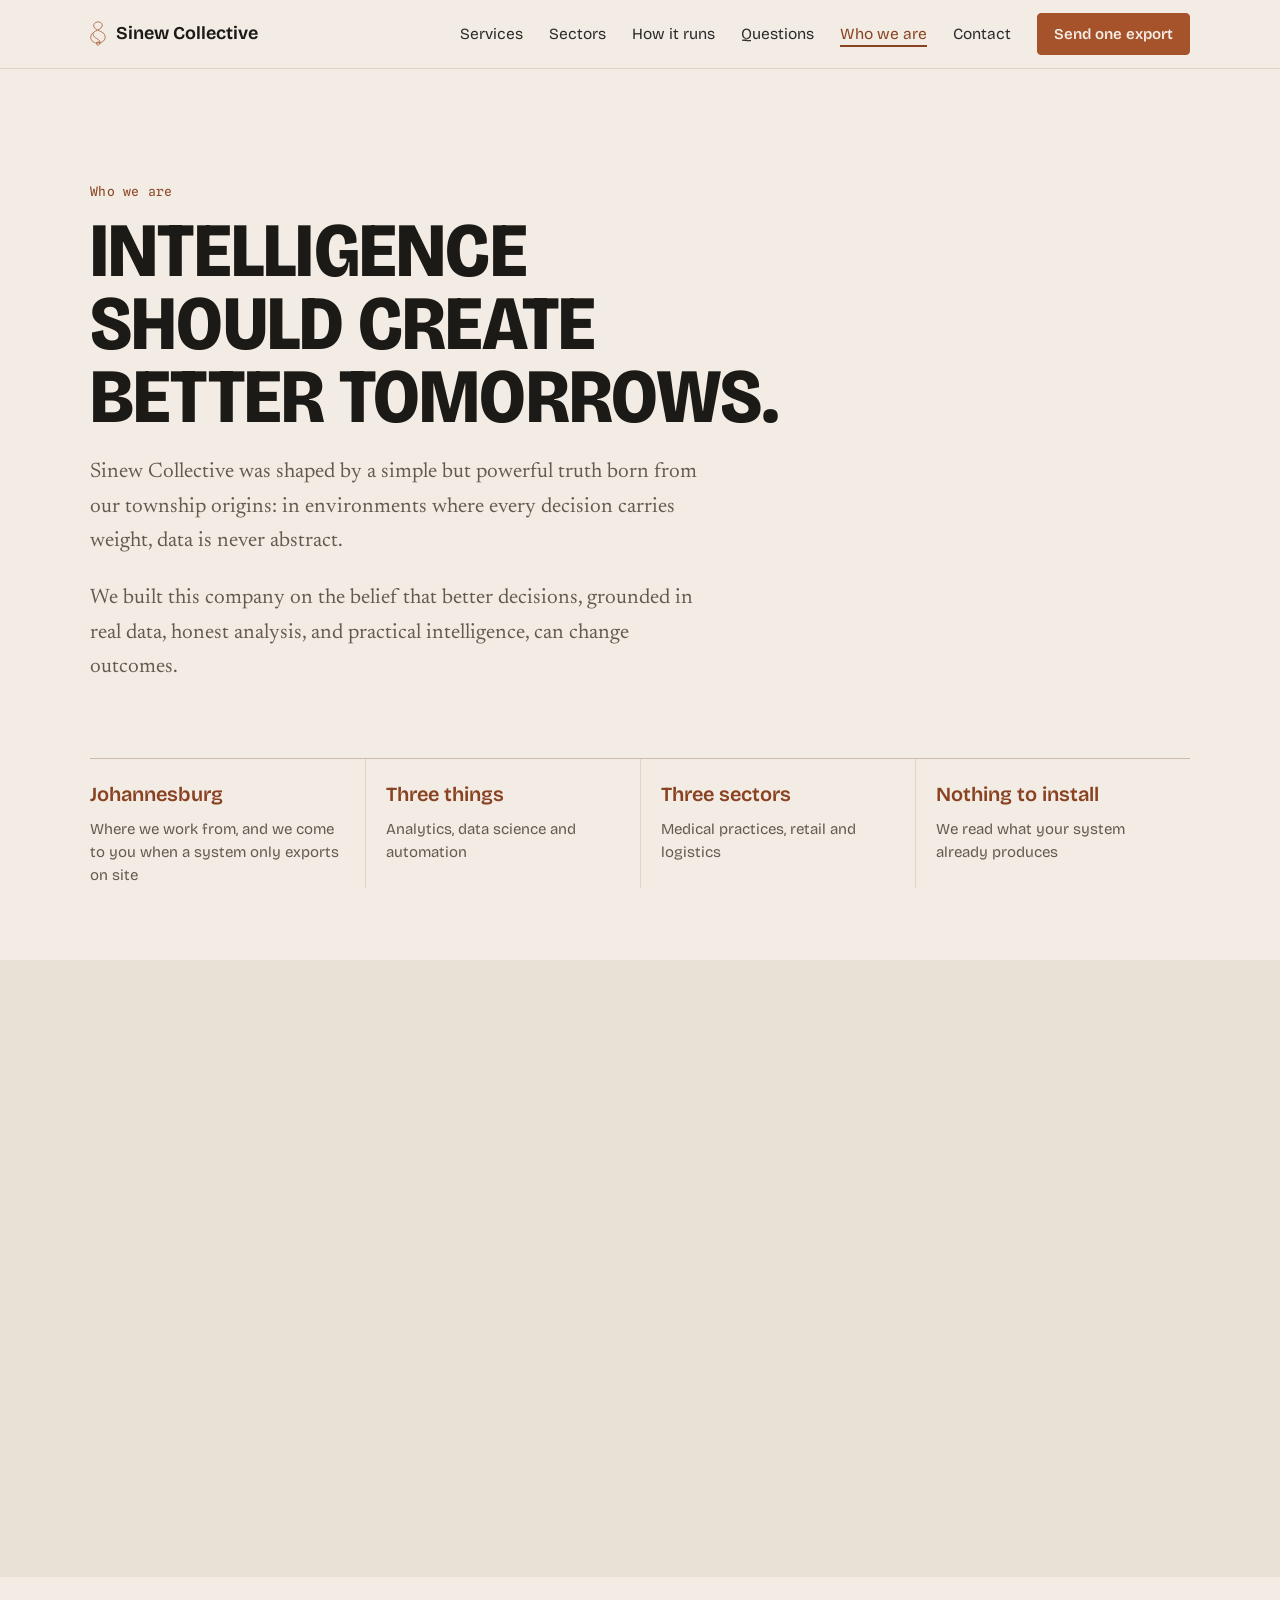
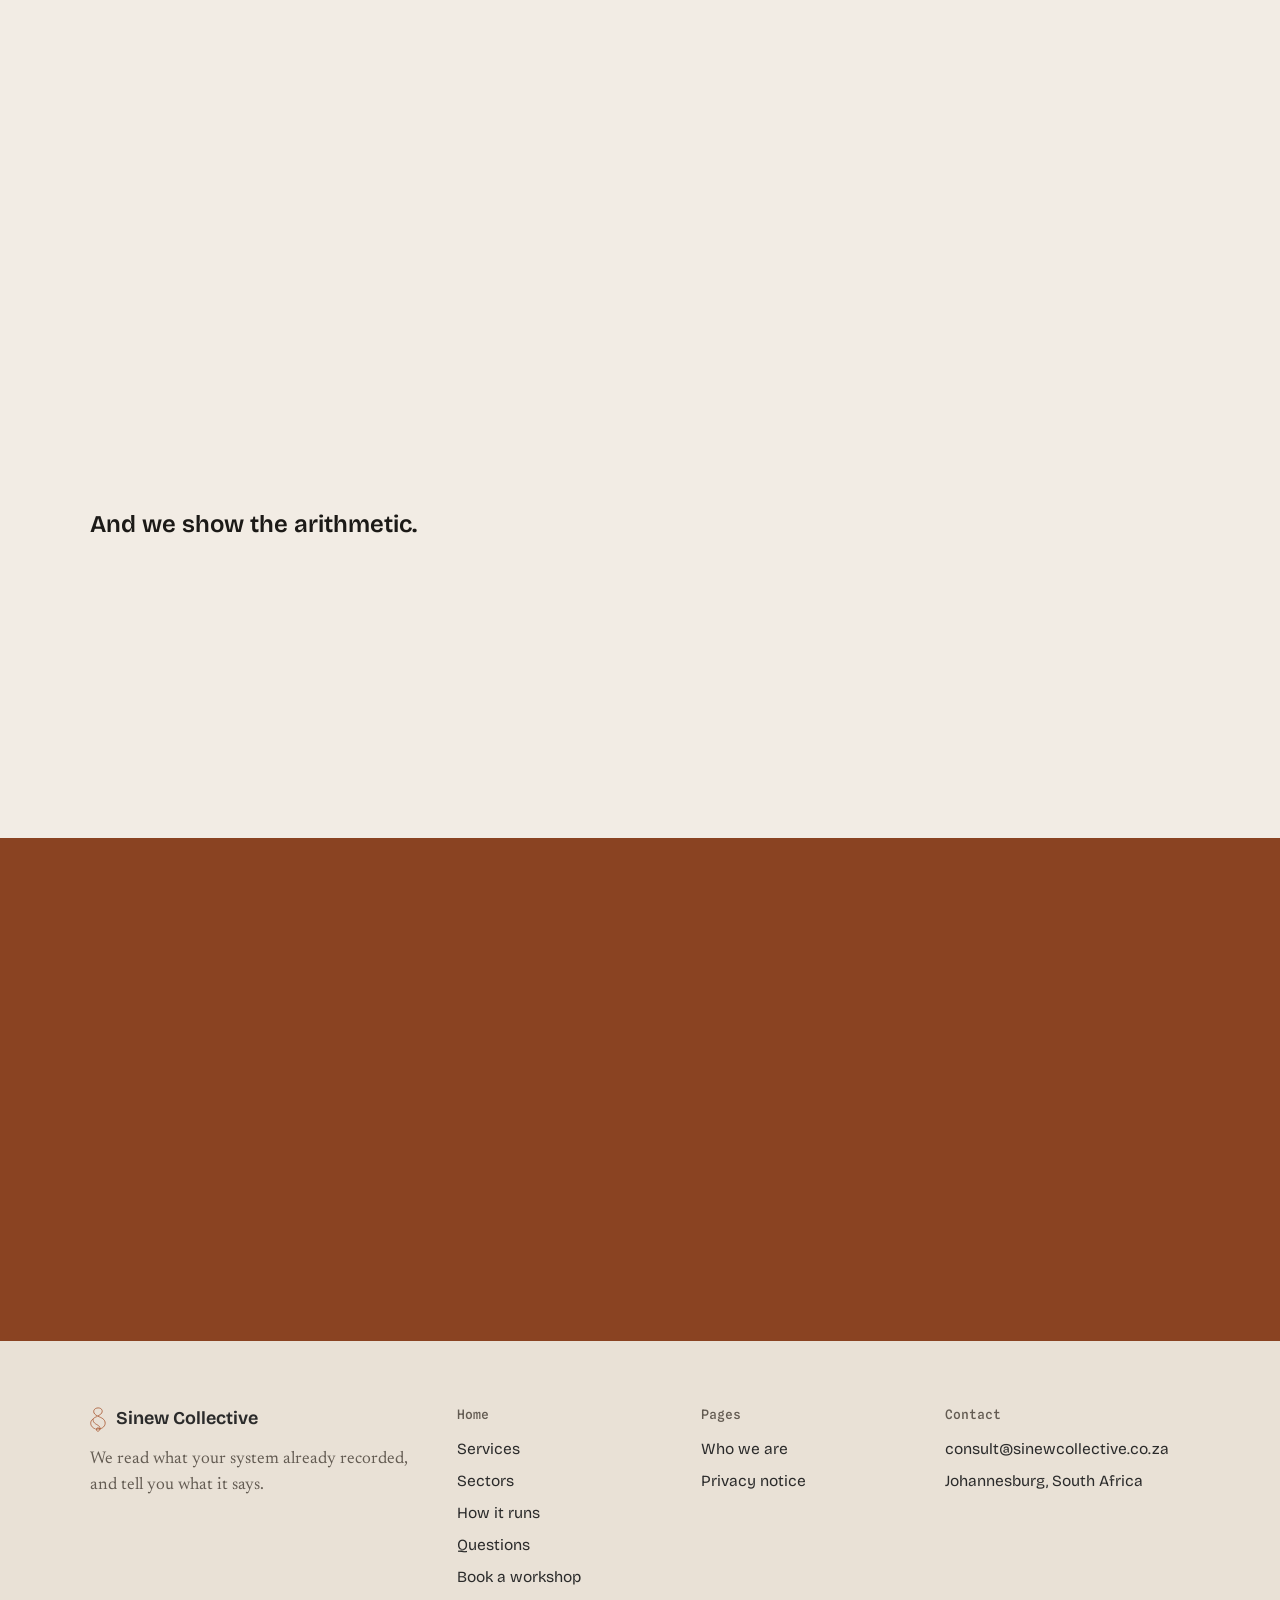
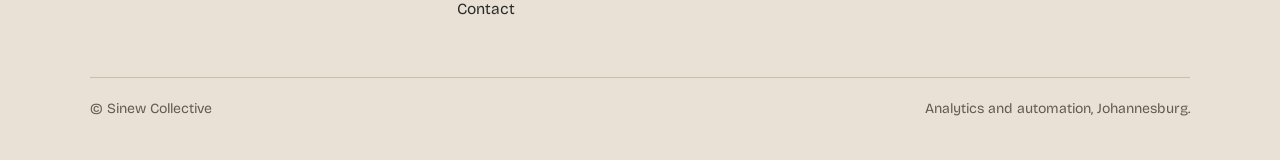
<file: who-we-are/index.html>
<!doctype html>
<html lang="en-ZA">
<head>
  <!-- Google tag (gtag.js) -->
<script async src="https://www.googletagmanager.com/gtag/js?id=G-QEMEHTFD7M"></script>
<script>
  window.dataLayer = window.dataLayer || [];
  function gtag(){dataLayer.push(arguments);}
  gtag('js', new Date());

  gtag('config', 'G-QEMEHTFD7M');
</script>
<meta charset="utf-8">
<meta name="viewport" content="width=device-width, initial-scale=1, viewport-fit=cover">
<title>Who we are | Sinew Collective</title>
<meta name="description" content="Built in South Africa, for South African operations. Why Sinew Collective exists and how we work, from Johannesburg.">
<link rel="icon" href="/favicon.svg" type="image/svg+xml">
<link rel="canonical" href="https://www.sinewcollective.co.za/who-we-are/">
<meta property="og:type" content="website">
<meta property="og:site_name" content="Sinew Collective">
<meta property="og:title" content="Who we are | Sinew Collective">
<meta property="og:description" content="Built in South Africa, for South African operations. Why Sinew Collective exists and how we work, from Johannesburg.">
<meta property="og:url" content="https://www.sinewcollective.co.za/who-we-are/">
<meta property="og:locale" content="en_ZA">
<meta http-equiv="Content-Security-Policy" content="default-src 'none'; script-src 'sha256-zeUXc7jOHO/kwisCSS2NmMbLgmbFUcGgBVvyjgHkp34='; style-src 'sha256-anAalYHqOo51o4HuH1bu5KpMi8Y1LAyqtEw77iBX8JU='; img-src 'self'; font-src 'self'; base-uri 'none'; form-action 'none'; object-src 'none'; upgrade-insecure-requests">
<meta name="referrer" content="no-referrer">
<style>

@font-face { font-family: "Bricolage Grotesque"; font-style: normal; font-display: swap; font-weight: 200 800; font-stretch: 75% 100%; src: url(/fonts/bricolage-grotesque-latin-standard-normal.woff2) format("woff2"); }
@font-face { font-family: "Newsreader"; font-style: normal; font-display: swap; font-weight: 200 800; src: url(/fonts/newsreader-latin-standard-normal.woff2) format("woff2"); }
@font-face { font-family: "Newsreader"; font-style: italic; font-display: swap; font-weight: 200 800; src: url(/fonts/newsreader-latin-wght-italic.woff2) format("woff2"); }
@font-face { font-family: "Spline Sans Mono"; font-style: normal; font-display: swap; font-weight: 400; src: url(/fonts/spline-sans-mono-latin-400-normal.woff2) format("woff2"); }
@font-face { font-family: "Spline Sans Mono"; font-style: normal; font-display: swap; font-weight: 500; src: url(/fonts/spline-sans-mono-latin-500-normal.woff2) format("woff2"); }

:root, :root[data-theme="dark"] {
  --page: #F2ECE4;
  --raised: #E9E1D6;
  --ink: #2B2B2B;
  --ink-deep: #1C1A17;
  --muted: #635B52;
  --accent: #A6532C;
  --accent-fg: #8A4322;
  --hairline: #C9BCA9;
  --rule: #DED5C8;
  --signal: #FFC72C;   
  --font: "Bricolage Grotesque", ui-sans-serif, system-ui, -apple-system, "Segoe UI", sans-serif;
  --font-read: "Newsreader", ui-serif, Georgia, "Iowan Old Style", serif;
  --font-figure: "Spline Sans Mono", ui-monospace, SFMono-Regular, Menlo, monospace;
  --wrap: 1180px;
  --r-card: 6px;
  --r-control: 4px;
  color-scheme: light;
}
@media (prefers-color-scheme: dark) { :root:not([data-theme="light"]) { color-scheme: light; } }

:root { box-sizing: border-box; padding-top: env(safe-area-inset-top, 0px); padding-bottom: env(safe-area-inset-bottom, 0px); }
*, *::before, *::after { box-sizing: inherit; }
html { scroll-behavior: smooth; scroll-padding-top: calc(env(safe-area-inset-top, 0px) + 76px); }
@media (prefers-reduced-motion: reduce) { html { scroll-behavior: auto; } }
body { margin: 0; background: var(--page); color: var(--ink); font-family: var(--font); font-size: 17px; line-height: 1.55; -webkit-font-smoothing: antialiased; }
img { max-width: 100%; height: auto; display: block; }
a { color: var(--accent-fg); text-underline-offset: 3px; }
a:hover { color: var(--ink-deep); }
:focus-visible { outline: 2px solid var(--accent); outline-offset: 3px; border-radius: 2px; }
.wrap { max-width: var(--wrap); margin: 0 auto; padding: 0 clamp(20px, 4vw, 40px); }
.band { padding: clamp(64px, 9vw, 112px) 0; }
.band--raised { background: var(--raised); }
.label { font-family: var(--font-figure); font-size: 13px; letter-spacing: 0.02em; color: var(--accent-fg); margin: 0 0 14px; }
h1, h2, h3 { font-family: var(--font); color: var(--ink-deep); margin: 0; font-optical-sizing: auto; }

h2 { font-size: clamp(30px, 4.4vw, 56px); line-height: .98; font-weight: 800; letter-spacing: -0.005em; text-transform: uppercase; font-variation-settings: "wdth" 92; max-width: 18ch; }
h3 { font-size: 21px; line-height: 1.25; font-weight: 620; }
.lede { font-family: var(--font-read); font-size: 20px; line-height: 1.6; color: var(--muted); max-width: 60ch; margin: 18px 0 0; }
.read { font-family: var(--font-read); font-size: 18.5px; line-height: 1.65; }
.head { margin-bottom: clamp(36px, 5vw, 56px); }

.btn { display: inline-flex; align-items: center; justify-content: center; min-height: 48px; padding: 0 22px; border-radius: var(--r-control); font: 600 16px/1 var(--font); text-decoration: none; border: 1.5px solid var(--accent); cursor: pointer; }
.btn--solid { background: var(--accent); color: var(--page); }
.btn--solid:hover { background: var(--accent-fg); border-color: var(--accent-fg); color: var(--page); }
.btn--line { background: transparent; color: var(--accent-fg); }
.btn--line:hover { background: var(--raised); color: var(--ink-deep); }
.actions { display: flex; flex-wrap: wrap; gap: 12px; margin-top: 32px; }

.mast { position: sticky; top: 0; z-index: 20; background: var(--page); border-bottom: 1px solid var(--rule); padding-top: env(safe-area-inset-top, 0px); margin-top: calc(-1 * env(safe-area-inset-top, 0px)); }
.mast__in { display: flex; align-items: center; gap: 24px; min-height: 68px; }
.brand { display: flex; align-items: center; gap: 10px; color: var(--ink-deep); text-decoration: none; font-weight: 650; font-size: 18px; margin-right: auto; }
.brand svg { width: 16px; height: 25px; }
.nav { display: flex; align-items: center; gap: 26px; }
.nav a:not(.btn) { color: var(--ink); text-decoration: none; font-size: 15.5px; }
.nav a:not(.btn):hover { color: var(--accent-fg); }
.nav .btn { min-height: 42px; padding: 0 16px; font-size: 15px; }
.menu { display: none; background: none; border: 1px solid var(--hairline); border-radius: var(--r-control); width: 44px; height: 44px; color: var(--ink-deep); cursor: pointer; }

@media (max-width: 1040px) {
  .menu { display: inline-flex; align-items: center; justify-content: center; }
  .nav { display: none; position: absolute; left: 0; right: 0; top: 100%; background: var(--page); border-bottom: 1px solid var(--rule); flex-direction: column; align-items: stretch; gap: 0; padding: 8px clamp(20px, 4vw, 40px) 20px; }
  .nav.is-open { display: flex; }
  .nav a:not(.btn) { padding: 12px 0; border-bottom: 1px solid var(--rule); }
  .nav .btn { margin-top: 14px; }
}

.hero { padding: 0 0 clamp(48px, 7vw, 80px); }
.hero__stage { position: relative; overflow: hidden; background: var(--accent-fg); color: var(--page); min-height: min(88svh, 900px); display: flex; align-items: center; isolation: isolate; }
.hero__photos { position: absolute; inset: 0; z-index: -2; }
.hero__photos img { position: absolute; inset: -3%; width: 106%; height: 106%; max-width: none; object-fit: cover; filter: grayscale(1) contrast(.85) brightness(1.1) blur(2px); opacity: 0; animation: hero-photo 21s linear infinite; }
.hero__photos img:nth-child(1) { animation-delay: -2s; }
.hero__photos img:nth-child(2) { animation-delay: 5s; }
.hero__photos img:nth-child(3) { animation-delay: 12s; }
@keyframes hero-photo { 0% { opacity: 0; scale: 1; } 8% { opacity: 1; } 33% { opacity: 1; } 42% { opacity: 0; scale: 1.06; } 100% { opacity: 0; scale: 1.06; } }

.hero__stage::before { content: ""; position: absolute; inset: 0; z-index: -1; background: linear-gradient(100deg, rgba(138, 67, 34, .93) 0%, rgba(138, 67, 34, .88) 55%, rgba(138, 67, 34, .80) 100%); }
.hero__field { position: absolute; inset: 0; width: 100%; height: 100%; z-index: -1; pointer-events: none; }
.hero__in { position: relative; width: 100%; padding-top: clamp(56px, 8vw, 96px); padding-bottom: clamp(72px, 10vw, 120px); }

.hero .label { color: var(--page); letter-spacing: .12em; }
.hero h1 { color: var(--page); font-size: clamp(46px, 8.4vw, 120px); line-height: .92; font-weight: 800; letter-spacing: -0.01em; text-transform: uppercase; font-variation-settings: "wdth" 92; margin-top: 8px; }
.hero h1 span { display: block; }
.hero h1 .hi { color: var(--signal); }
.hero .lede { color: var(--page); font-size: clamp(18px, 1.7vw, 21px); max-width: 50ch; margin-top: 32px; }
.btn--signal { background: var(--signal); color: var(--ink-deep); border-color: var(--signal); }
.btn--signal:hover { background: var(--page); border-color: var(--page); color: var(--ink-deep); }
.btn--ghost { background: transparent; color: var(--page); border-color: var(--page); }
.btn--ghost:hover { background: var(--page); color: var(--accent-fg); }
.hero :focus-visible { outline-color: var(--signal); }
.cue { position: absolute; left: 50%; bottom: 22px; translate: -50% 0; width: 26px; height: 42px; border: 1.5px solid var(--page); border-radius: 14px; opacity: .8; }
.cue span { position: absolute; left: 50%; top: 8px; width: 4px; height: 8px; margin-left: -2px; border-radius: 2px; background: var(--page); animation: cue 2s ease-in-out infinite; }
@keyframes cue { 0%, 20% { translate: 0 0; opacity: 1; } 80%, 100% { translate: 0 14px; opacity: 0; } }
@media (prefers-reduced-motion: reduce) {
  .hero__photos img, .cue span { animation: none; }
  .hero__photos img:first-child { opacity: 1; }
}
@media (max-width: 640px) { .hero__stage { min-height: 0; } .cue { display: none; } }
.stats { display: grid; grid-template-columns: repeat(4, minmax(0, 1fr)); margin-top: clamp(40px, 6vw, 64px); border-top: 1px solid var(--hairline); }
.stat { padding: 22px 20px 0 0; }
.stat + .stat { padding-left: 20px; border-left: 1px solid var(--rule); }
.stat b { display: block; font-family: var(--font-figure); font-weight: 500; font-size: clamp(30px, 3.4vw, 42px); line-height: 1; color: var(--accent-fg); letter-spacing: -0.02em; }
.stat span { display: block; margin-top: 12px; font-size: 15px; line-height: 1.4; color: var(--muted); max-width: 22ch; }
@media (max-width: 760px) {
  .stats { grid-template-columns: 1fr 1fr; }
  .stat:nth-child(3) { padding-left: 0; border-left: 0; }
  .stat:nth-child(n+3) { border-top: 1px solid var(--rule); margin-top: 22px; }
}

.split { display: grid; grid-template-columns: 1.05fr 1fr; gap: clamp(32px, 6vw, 80px); align-items: center; }
.split .read p { margin: 18px 0 0; max-width: 58ch; }
.split--top { align-items: start; }
.split--top .read p:first-child { margin-top: 0; }
@media (max-width: 860px) { .split { grid-template-columns: 1fr; } }
.plate { margin: 0; border-radius: var(--r-card); aspect-ratio: 4 / 3; background: var(--raised); }

.ph { position: relative; overflow: hidden; margin: 0; background: var(--raised); }
.ph > img { position: absolute; inset: 0; width: 100%; height: 100%; object-fit: cover; filter: grayscale(1) contrast(1.08) brightness(1.02); }
.ph::after { content: ""; position: absolute; inset: 0; background: var(--accent); mix-blend-mode: multiply; opacity: .3; pointer-events: none; }

.chapter { background: var(--accent-fg); color: var(--page); padding: clamp(72px, 10vw, 128px) 0; }
.chapter h2 { color: var(--page); }
.chapter .lede { color: var(--page); }
.chapter :focus-visible { outline-color: var(--signal); }

.answers { margin: 0; border-top: 2px solid var(--ink-deep); }
.answers > div { display: grid; grid-template-columns: minmax(0, 1fr) minmax(0, 1.3fr); gap: clamp(16px, 4vw, 56px); align-items: baseline; padding: clamp(18px, 2.4vw, 28px) 0; border-bottom: 1px solid var(--hairline); }
.answers dt { font-size: clamp(28px, 4vw, 52px); line-height: 1; font-weight: 800; text-transform: uppercase; letter-spacing: -0.005em; font-variation-settings: "wdth" 92; color: var(--accent-fg); }
.answers dd { margin: 0; font-family: var(--font-read); font-size: clamp(18px, 1.7vw, 22px); line-height: 1.45; }
.aside { margin: 22px 0 0; font-size: 15px; color: var(--muted); }
@media (max-width: 640px) { .answers > div { grid-template-columns: 1fr; gap: 6px; } }

.est { display: grid; grid-template-columns: minmax(0, 1fr) minmax(0, 1.1fr); gap: clamp(36px, 6vw, 96px); align-items: start; }
.est__hint { margin: 28px 0 20px; font-size: 14px; font-family: var(--font-figure); color: var(--page); opacity: .9; }
.est__field { margin-bottom: 20px; }
.est__field label { display: block; font-size: 15.5px; margin-bottom: 8px; }
.est__pair { display: grid; grid-template-columns: minmax(0, 1fr) 8.5em; gap: 16px; align-items: center; }
.est__pair input[type="range"] { width: 100%; accent-color: var(--signal); cursor: ew-resize; }
.est input[type="number"] { border-color: transparent; }
.est__sheet { font-family: var(--font-figure); padding-top: 8px; min-width: 0; }
.est__line { display: grid; grid-template-columns: 1.6ch minmax(0, auto) 1fr; gap: 0 18px; align-items: baseline; padding: 10px 0; font-size: clamp(22px, 2.4vw, 32px); border-bottom: 1px solid rgba(242, 236, 228, .25); }
.est__line .op { color: var(--signal); }
.est__line b { font-weight: 500; text-align: right; min-width: 6ch; padding: 0 4px; border-radius: var(--r-control); transition: background-color .3s ease, color .3s ease; }
.est__line .unit { font-size: .55em; opacity: .85; }
.est__line b.is-moving { background: var(--signal); color: var(--ink-deep); }
.est__total { border-top: 3px double var(--page); margin-top: 6px; padding-top: 20px; }
.est__total span { display: block; font-family: var(--font); font-size: 15.5px; opacity: .9; }
.est__sheet { container-type: inline-size; }

.est__total strong { display: block; font-weight: 500; font-size: clamp(34px, 11.5cqi, 92px); line-height: 1.05; margin-top: 8px; color: var(--signal); letter-spacing: -0.02em; white-space: nowrap; transition: color .3s ease; }
.est__total strong.is-moving { color: var(--page); }
.est__note { margin: 24px 0 0; font-family: var(--font-read); font-size: 17px; line-height: 1.6; max-width: 56ch; opacity: .92; }
@media (prefers-reduced-motion: reduce) { .est__line b, .est__total strong { transition: none; } }
@media (max-width: 860px) { .est { grid-template-columns: 1fr; } }

.grid3 { display: grid; grid-template-columns: repeat(3, minmax(0, 1fr)); gap: 20px; }
.card { background: var(--raised); border-radius: var(--r-card); overflow: hidden; display: flex; flex-direction: column; }
.card__img { aspect-ratio: 16 / 9; }
.card__img--drawn { position: relative; overflow: hidden; margin: 0; background: var(--raised); border-bottom: 1px solid var(--hairline); }
.card__img--drawn svg { position: absolute; inset: 0; width: 100%; height: 100%; }
.card__body { padding: 24px 24px 28px; }
.card__tag { font-family: var(--font-read); font-style: italic; font-size: 18px; line-height: 1.4; color: var(--accent-fg); margin: 0 0 12px; }
.card__body p { margin: 12px 0 0; font-family: var(--font-read); font-size: 17px; line-height: 1.6; }
.after { margin-top: 28px; }
@media (max-width: 900px) { .grid3 { grid-template-columns: 1fr; max-width: 620px; } }

.rows { display: grid; gap: clamp(40px, 6vw, 80px); }
.row { display: grid; grid-template-columns: minmax(0, 1fr) minmax(0, 1fr); gap: clamp(28px, 5vw, 72px); align-items: center; }
.row:nth-child(even) > figure { order: 2; }
.row > figure { aspect-ratio: 4 / 3; border-radius: var(--r-card); }
.row h3 { font-size: clamp(26px, 2.8vw, 36px); font-weight: 800; text-transform: uppercase; font-variation-settings: "wdth" 92; line-height: 1; }
.row .read { margin: 14px 0 0; max-width: 52ch; }
.row ul { margin: 20px 0 0; padding: 0; list-style: none; border-top: 1px solid var(--hairline); }
.row li { padding: 11px 0; border-bottom: 1px solid var(--rule); font-size: 15.5px; line-height: 1.45; }
@media (max-width: 860px) { .row { grid-template-columns: 1fr; } .row:nth-child(even) > figure { order: 0; } }

.run { overflow: hidden; padding: 0 0 clamp(64px, 9vw, 112px); }
.run__track { display: flex; gap: 14px; width: max-content; animation: drift 70s linear infinite; }
.run:hover .run__track, .run:focus-within .run__track { animation-play-state: paused; }
.run figure { height: clamp(180px, 22vw, 260px); border-radius: var(--r-card); flex: none; }
.run figure > img { position: static; height: 100%; width: auto; }
@keyframes drift { to { transform: translateX(-50%); } }
@media (prefers-reduced-motion: reduce) { .run__track { animation: none; } .run { overflow-x: auto; } }

.steps { list-style: none; margin: 0; padding: 0; display: grid; grid-template-columns: repeat(5, minmax(0, 1fr)); gap: 0 24px; position: relative; }
.steps::before { content: ""; position: absolute; left: 0; right: 0; top: 29px; height: 2px; background: var(--accent); }
.steps li { position: relative; display: flex; flex-direction: column; padding-top: 52px; }
.steps li::before { content: ""; position: absolute; left: 0; top: 22px; width: 16px; height: 16px; border-radius: 50%; background: var(--page); border: 2px solid var(--accent); }
.steps li:first-child::before { background: var(--accent); }
.steps .n { position: absolute; top: 0; left: 0; font-family: var(--font-figure); font-size: 14px; color: var(--accent-fg); }
.steps h3 { font-size: 19px; }
.steps p { font-family: var(--font-read); font-size: 16.5px; line-height: 1.55; margin: 10px 0 0; flex: 1; }
.steps .tag { flex: none; margin-top: 16px; font-family: var(--font-figure); font-size: 12.5px; line-height: 1.4; color: var(--muted); }
@media (max-width: 1000px) {
  .steps { grid-template-columns: 1fr; gap: 28px; padding-left: 36px; }
  .steps::before { left: 7px; right: auto; top: 6px; bottom: 6px; width: 2px; height: auto; }
  .steps li { padding-top: 0; }
  .steps li::before { left: -36px; top: 2px; }
  .steps .n { position: static; margin-bottom: 4px; }
}

.faq { display: grid; grid-template-columns: 1fr 1.7fr; gap: clamp(28px, 5vw, 72px); align-items: start; }
.faq details { border-top: 1px solid var(--hairline); }
.faq details:last-child { border-bottom: 1px solid var(--hairline); }
.faq summary { list-style: none; cursor: pointer; display: flex; justify-content: space-between; align-items: center; gap: 16px; min-height: 64px; padding: 16px 0; font-size: 19px; font-weight: 600; color: var(--ink-deep); }
.faq summary::-webkit-details-marker { display: none; }
.faq summary::after { content: "+"; font-family: var(--font-figure); font-size: 22px; color: var(--accent-fg); flex: none; width: 24px; text-align: center; }
.faq details[open] summary::after { content: "\2212"; }
.faq .ans { padding: 0 0 22px; font-family: var(--font-read); font-size: 17.5px; line-height: 1.65; max-width: 64ch; }
.faq .ans p { margin: 0 0 12px; }
@media (max-width: 860px) { .faq { grid-template-columns: 1fr; } }

.doors { display: grid; grid-template-columns: minmax(0, 1fr) minmax(0, 1.25fr); gap: 0; border-top: 2px solid var(--ink-deep); }
.door { padding: clamp(24px, 3vw, 40px) clamp(0px, 3vw, 40px) 0 0; }

.door { scroll-margin-top: 22px; }
.door + .door { padding-left: clamp(24px, 3vw, 48px); padding-right: 0; border-left: 1px solid var(--hairline); }
.door__tag { font-family: var(--font-figure); font-size: 13px; color: var(--accent-fg); margin: 0 0 10px; }
.door h3 { font-size: clamp(24px, 2.6vw, 32px); font-weight: 800; text-transform: uppercase; font-variation-settings: "wdth" 92; line-height: 1; }
.door .read { margin: 14px 0 0; font-size: 17.5px; }
.door .note { font-size: 14.5px; color: var(--muted); margin: 10px 0 0; line-height: 1.5; }
.next { list-style: none; margin: 24px 0 0; padding: 0; }
.next li { display: grid; grid-template-columns: 28px 1fr; gap: 12px; padding: 12px 0; border-top: 1px solid var(--hairline); font-size: 16px; line-height: 1.5; }
.next b { font-family: var(--font-figure); font-weight: 500; color: var(--accent-fg); }
.next strong { font-weight: 620; color: var(--ink-deep); }
.inperson { margin-top: 28px; padding: 20px 22px; background: var(--page); border-radius: var(--r-card); }
.inperson h4 { margin: 0; font-size: 17px; font-weight: 620; color: var(--ink-deep); }
.inperson p { margin: 8px 0 0; font-family: var(--font-read); font-size: 16px; line-height: 1.55; }
.form__grid { display: grid; grid-template-columns: 1fr 1fr; gap: 0 16px; }
.form label { display: block; font-size: 15px; margin: 16px 0 6px; }
.est input[type="number"], .form input, .form textarea, .form select { width: 100%; font: 500 16px/1.3 var(--font-figure); color: var(--ink-deep); background: var(--page); border: 1px solid var(--hairline); border-radius: var(--r-control); padding: 11px 12px; min-height: 46px; }
.form select { appearance: none; background-image: linear-gradient(45deg, transparent 50%, var(--accent-fg) 50%), linear-gradient(135deg, var(--accent-fg) 50%, transparent 50%); background-position: calc(100% - 20px) 50%, calc(100% - 14px) 50%; background-size: 6px 6px; background-repeat: no-repeat; padding-right: 40px; font-family: var(--font); font-weight: 400; }
.form textarea { min-height: 96px; resize: vertical; font-family: var(--font-read); font-weight: 400; }
.form .btn { margin-top: 20px; width: 100%; }
.btn--block { margin-top: 24px; width: 100%; }
.form { display: none; }
.js .form { display: block; }
.js .nojs { display: none; }
.form__done { margin: 14px 0 0; font-size: 14.5px; color: var(--accent-fg); }
.direct { margin: 36px 0 0; font-size: 15.5px; }
@media (max-width: 900px) {
  .doors { grid-template-columns: 1fr; }
  .door, .door + .door { padding: 28px 0 0; border-left: 0; }
  .door + .door { margin-top: 36px; border-top: 1px solid var(--hairline); }
}
@media (max-width: 520px) { .form__grid { grid-template-columns: 1fr; } }

.close { background: var(--accent-fg); color: var(--page); padding: clamp(64px, 9vw, 104px) 0; }
.close h2 { color: var(--page); max-width: 20ch; }
.close p { font-family: var(--font-read); font-size: 21px; margin: 18px 0 0; }
.close .btn { background: var(--page); color: var(--accent-fg); border-color: var(--page); }
.close .btn:hover { background: var(--raised); color: var(--ink-deep); }

.close__in { display: grid; grid-template-columns: 1fr auto; gap: clamp(32px, 6vw, 80px); align-items: center; }
.knot { width: clamp(96px, 13vw, 168px); height: auto; display: block; overflow: visible; }
.knot path { stroke: var(--page); }

.js .knot path { stroke-dasharray: 1; stroke-dashoffset: 1; opacity: 0; }
.js .knot.is-drawn path { stroke-dashoffset: 0; opacity: 1; transition: stroke-dashoffset 1.1s cubic-bezier(.6,.05,.3,1), opacity 0s; }
.js .knot.is-drawn path:nth-child(2) { transition-delay: .9s; transition-duration: .6s; }
.js .knot.is-drawn path:nth-child(3) { transition-delay: 1.3s; transition-duration: .9s; }
.js .knot.is-drawn path:nth-child(4) { transition-delay: 2.0s; transition-duration: .5s; }
.js .knot.is-drawn path:nth-child(5) { transition-delay: 2.4s; transition-duration: .4s; }
@media (prefers-reduced-motion: reduce) { .js .knot path { stroke-dashoffset: 0; opacity: 1; transition: none !important; } }
@media (max-width: 640px) { .close__in { grid-template-columns: 1fr; } .knot { width: 84px; order: -1; } }

.page-hero { padding: clamp(56px, 9vw, 112px) 0 clamp(40px, 6vw, 72px); }
.page-hero h1 { font-size: clamp(38px, 6vw, 84px); line-height: .95; font-weight: 800; letter-spacing: -0.01em; text-transform: uppercase; font-variation-settings: "wdth" 92; max-width: 16ch; }
.page-hero h1:focus { outline: none; }
.facts { display: grid; grid-template-columns: repeat(4, minmax(0, 1fr)); margin-top: clamp(40px, 6vw, 72px); border-top: 1px solid var(--hairline); }
.facts div { padding: 20px 20px 0 0; }
.facts div + div { padding-left: 20px; border-left: 1px solid var(--rule); }
.facts b { display: block; font-size: 20px; font-weight: 620; color: var(--accent-fg); }
.facts span { display: block; margin-top: 8px; font-size: 15px; color: var(--muted); }
@media (max-width: 760px) { .facts { grid-template-columns: 1fr 1fr; } .facts div:nth-child(3) { padding-left: 0; border-left: 0; } .facts div:nth-child(n+3) { border-top: 1px solid var(--rule); margin-top: 20px; } }
.plist { list-style: none; margin: 0; padding: 0; display: grid; grid-template-columns: repeat(2, minmax(0, 1fr)); gap: 22px 40px; }
.plist li { font-family: var(--font-read); font-size: 18.5px; line-height: 1.5; padding-top: 14px; border-top: 2px solid var(--accent); }
@media (max-width: 760px) { .plist { grid-template-columns: 1fr; } }
.origin { max-width: 62ch; }
.origin p { margin: 22px 0 0; font-size: clamp(19px, 1.7vw, 21px); color: var(--muted); }
.sub { font-size: clamp(20px, 2vw, 24px); margin: clamp(40px, 5vw, 56px) 0 22px; }
.split > * { min-width: 0; }

.todo { font-family: var(--font-figure); font-size: 0.82em; font-style: normal; font-weight: 500; color: var(--accent-fg); background: var(--page); border: 1px dashed var(--accent); border-radius: 3px; padding: 1px 6px; }
.empty { background: var(--page); border: 1px solid var(--hairline); border-radius: var(--r-card); padding: clamp(28px, 4vw, 48px); max-width: 760px; }
.empty h2 { font-size: clamp(26px, 3vw, 34px); }
.empty .read p { margin: 14px 0 0; }
.articles { display: grid; grid-template-columns: repeat(3, minmax(0, 1fr)); gap: 20px; }
.article { background: var(--page); border: 1px solid var(--hairline); border-radius: var(--r-card); padding: 24px; display: flex; flex-direction: column; }
.article .label { margin-bottom: 10px; }
.article p { font-family: var(--font-read); font-size: 17px; line-height: 1.55; margin: 12px 0 0; flex: 1; }
.article time { font-family: var(--font-figure); font-size: 13px; color: var(--muted); margin-top: 16px; }
@media (max-width: 900px) { .articles { grid-template-columns: 1fr; } }
.nav a[aria-current="page"] { color: var(--accent-fg); text-decoration: underline; text-decoration-thickness: 2px; text-underline-offset: 6px; }

.head h1 { font-size: clamp(34px, 5vw, 60px); line-height: 1.04; font-weight: 700; letter-spacing: -0.025em; font-variation-settings: "wdth" 88; max-width: 20ch; }
.head h1:focus, .pv h1:focus { outline: none; }

.pv { max-width: 780px; }
.pv h1 { font-size: clamp(34px, 5vw, 64px); line-height: .98; font-weight: 800; text-transform: uppercase; font-variation-settings: "wdth" 92; }
.pv h2 { font-size: clamp(22px, 2.4vw, 28px); margin: 44px 0 0; max-width: none; text-transform: none; font-weight: 650; line-height: 1.15; font-variation-settings: normal; }
.pv p, .pv li { font-family: var(--font-read); font-size: 18px; line-height: 1.65; }
.pv ul { padding-left: 1.2em; }
.pv__meta { display: grid; grid-template-columns: 1fr 1fr; gap: 16px 32px; margin: 32px 0 0; padding: 24px; background: var(--raised); border-radius: var(--r-card); }
.pv__meta strong { font-family: var(--font-figure); font-weight: 500; font-size: 13px; color: var(--muted); }
.pv__meta p { margin: 4px 0 0; font-size: 16.5px; }
@media (max-width: 640px) { .pv__meta { grid-template-columns: 1fr; } }
.lost { max-width: 640px; }

.js .rv { opacity: 0; translate: 0 22px; transition: opacity .75s cubic-bezier(.2,.7,.2,1), translate .75s cubic-bezier(.2,.7,.2,1); transition-delay: calc(var(--rv-i, 0) * 90ms); }
.js .rv.is-in { opacity: 1; translate: 0 0; }
@media (prefers-reduced-motion: reduce) { .js .rv { opacity: 1; translate: none; transition: none; } }
@media print { .js .rv { opacity: 1 !important; translate: none !important; transition: none !important; } }

.foot { background: var(--raised); padding: 64px 0 40px; font-size: 15.5px; }
.foot__grid { display: grid; grid-template-columns: 1.6fr 1fr 1fr 1.2fr; gap: 40px; }
.foot__h { text-transform: none; letter-spacing: 0; line-height: 1.4; max-width: none; font-variation-settings: normal; font-family: var(--font-figure); font-weight: 500; font-size: 13px; color: var(--muted); margin: 0 0 14px; }
.foot ul { list-style: none; margin: 0; padding: 0; }
.foot li { margin: 0 0 8px; }
.foot a { color: var(--ink); text-decoration: none; }
.foot a:hover { color: var(--accent-fg); text-decoration: underline; }
.foot__line { font-family: var(--font-read); font-size: 17px; color: var(--muted); max-width: 40ch; margin: 14px 0 0; }
.foot__base { margin-top: 48px; padding-top: 20px; border-top: 1px solid var(--hairline); font-size: 14px; color: var(--muted); display: flex; flex-wrap: wrap; gap: 8px 24px; justify-content: space-between; }
@media (max-width: 900px) { .foot__grid { grid-template-columns: 1fr 1fr; } }
@media (max-width: 520px) { .foot__grid { grid-template-columns: 1fr; } }
</style>
</head>
<body>

<header class="mast">
  <div class="wrap mast__in">
    <a class="brand" href="/" aria-label="Sinew Collective, back to top"><svg aria-hidden="true" focusable="false" xmlns="http://www.w3.org/2000/svg" viewBox="0 0 624 964" fill="none" stroke="#A6532C" stroke-width="31" stroke-linecap="round"><path d="M332.0 327.0C339.6 323.0 363.1 312.1 377.8 302.9C392.5 293.8 407.3 283.7 420.0 272.0C432.8 260.2 445.2 246.8 454.2 232.3C463.1 217.9 470.6 201.6 474.0 185.3C477.4 169.1 477.9 150.9 474.7 134.9C471.5 118.8 464.3 102.3 454.7 89.0C445.1 75.7 431.4 64.1 417.2 55.2C403.0 46.4 386.1 40.2 369.5 36.0C352.9 31.8 334.8 30.0 317.4 30.0C300.1 30.0 282.1 31.9 265.4 36.0C248.7 40.1 232.1 46.2 217.4 54.5C202.8 62.9 188.4 73.6 177.4 86.1C166.4 98.6 156.8 113.9 151.2 129.5C145.7 145.0 143.3 163.0 144.2 179.5C145.2 196.0 150.1 213.2 157.1 228.5C164.1 243.8 174.8 258.2 186.2 271.0C197.7 283.9 211.9 295.1 225.9 305.4C239.9 315.7 255.2 324.5 270.3 333.0C285.3 341.5 300.8 349.0 316.3 356.5C331.8 364.0 347.6 370.8 363.2 378.0C378.8 385.2 394.6 391.9 410.1 399.4C425.6 406.9 441.2 414.2 456.2 422.9C471.2 431.5 486.4 440.6 500.2 451.2C514.1 461.9 527.9 473.8 539.4 486.9C550.8 499.9 561.2 514.4 569.1 529.6C577.1 544.7 583.1 561.2 586.8 577.8C590.6 594.5 592.2 612.3 591.6 629.4C590.9 646.5 588.1 664.1 583.2 680.5C578.3 696.9 571.0 712.9 562.2 727.6C553.3 742.3 542.0 756.3 529.9 768.8C517.8 781.3 503.8 792.9 489.4 802.6C475.1 812.3 459.6 820.3 443.8 827.2C428.1 834.1 403.1 841.2 395.0 844.0"/><path d="M203.0 845.0C198.7 843.2 185.7 838.2 177.3 834.2C168.9 830.3 160.5 826.2 152.4 821.5C144.2 816.9 136.3 811.9 128.5 806.4C120.7 800.9 113.0 795.0 105.7 788.7C98.4 782.3 91.2 775.4 84.7 768.2C78.2 761.0 72.2 753.4 66.8 745.6C61.4 737.8 56.7 729.7 52.3 721.4C48.0 713.2 44.1 704.7 40.9 696.0C37.7 687.3 35.0 678.3 33.0 669.1C31.0 659.9 29.7 650.2 29.0 640.6C28.3 630.9 28.3 620.9 29.0 611.3C29.7 601.6 31.0 592.0 33.0 582.7C35.0 573.5 37.7 564.6 41.0 555.9C44.3 547.2 48.2 538.8 52.7 530.6C57.1 522.4 62.0 514.0 67.7 506.6C73.4 499.3 79.8 492.2 86.8 486.4C93.9 480.7 106.1 474.4 110.0 472.0"/><path d="M268.0 369.0C263.5 370.6 249.8 375.1 241.0 378.8C232.2 382.4 223.6 386.7 215.0 391.0C206.5 395.3 198.0 400.0 189.6 404.7C181.3 409.5 172.7 414.1 164.7 419.5C156.7 425.0 148.2 430.5 141.6 437.3C135.1 444.0 129.1 451.6 125.5 459.9C121.8 468.2 120.5 477.7 119.8 487.2C119.2 496.6 120.1 506.8 121.5 516.4C122.9 526.0 125.2 535.6 128.3 544.7C131.3 553.8 135.3 562.5 139.9 570.9C144.6 579.3 150.1 587.5 156.2 595.2C162.2 603.0 169.3 610.4 176.4 617.4C183.6 624.4 191.4 631.0 199.2 637.2C206.9 643.4 214.9 649.1 223.0 654.6C231.1 660.1 239.3 665.1 247.6 670.2C255.9 675.2 264.3 679.8 272.6 684.7C281.0 689.5 289.4 694.2 297.7 699.3C305.9 704.3 314.2 709.4 322.2 715.0C330.2 720.6 338.3 726.5 345.6 733.1C352.9 739.7 360.3 746.8 366.1 754.5C372.0 762.2 377.1 770.5 380.7 779.3C384.2 788.2 386.1 797.8 387.5 807.6C388.9 817.3 388.8 832.9 389.0 838.0"/><path d="M378.0 884.5A66.0 66.0 0 1 1 375.0 850.4"/><path d="M249 856C288 852 340 851 398 849"/></svg><span>Sinew Collective</span></a>
    <button class="menu" type="button" aria-expanded="false" aria-controls="nav" aria-label="Open menu">
      <svg width="20" height="14" viewBox="0 0 20 14" fill="none" stroke="currentColor" stroke-width="1.8" stroke-linecap="round" aria-hidden="true"><path d="M1 1h18M1 7h18M1 13h18"/></svg>
    </button>
    <nav class="nav" id="nav" aria-label="Primary">
      <a href="/#services">Services</a>
      <a href="/#sectors">Sectors</a>
      <a href="/#process">How it runs</a>
      <a href="/#questions">Questions</a>
      <a href="/who-we-are/" aria-current="page">Who we are</a>
      <a href="/#contact">Contact</a>
      <a class="btn btn--solid" href="https://docs.google.com/forms/d/e/1FAIpQLScwLdOmSnon4Mcvsw3IwxjRT8_xV8Mmrt6-tPK_AdHaWJgusg/viewform?usp=header" target="_blank" rel="noopener noreferrer">Send one export</a>
    </nav>
  </div>
</header>

<main id="top">
<div class="page" id="who-we-are">

<section class="page-hero">
  <div class="wrap">
    <p class="label">Who we are</p>
    <h1 tabindex="-1">Intelligence should create better tomorrows.</h1>
    <div class="read origin">
      <p>Sinew Collective was shaped by a simple but powerful truth born from our township origins: in environments where every decision carries weight, data is never abstract.</p>
      <p>We built this company on the belief that better decisions, grounded in real data, honest analysis, and practical intelligence, can change outcomes.</p>
    </div>
    <div class="facts">
      <div><b>Johannesburg</b><span>Where we work from, and we come to you when a system only exports on site</span></div>
      <div><b>Three things</b><span>Analytics, data science and automation</span></div>
      <div><b>Three sectors</b><span>Medical practices, retail and logistics</span></div>
      <div><b>Nothing to install</b><span>We read what your system already produces</span></div>
    </div>
  </div>
</section>

<section class="band band--raised">
  <div class="wrap split">
    <figure class="plate ph">
      <img width="668" height="418" src="/images/sectors-hero.jpg" alt="A container port seen from above, a cargo ship at the quay and stacked containers behind." loading="lazy">
    </figure>
    <div>
      <h2>Built in South Africa, for South African operations.</h2>
      <div class="read">
        <p>We understand load-shedding, POPIA, operational pressure, and the realities of running businesses here, because this is home.</p>
      </div>
    </div>
  </div>
</section>

<section class="band">
  <div class="wrap">
    <div class="head">
      <p class="label">How we work</p>
      <h2>We build intelligence that works in the real world.</h2>
    </div>
    <ul class="plist">
      <li>South African context. Global-grade analytics.</li>
      <li>Outcomes first. Always.</li>
      <li>We work with what you have.</li>
      <li>Start focused. Prove value. Then scale.</li>
    </ul>
    <h3 class="sub">And we show the arithmetic.</h3>
    <ul class="plist">
      <li>Every figure we hand back can be traced to columns in your own export.</li>
      <li>Where a number rests on an assumption, the assumption is written next to it.</li>
      <li>Where your data cannot support a question, you get that answer instead of a confident one.</li>
      <li>If a pattern is weak, you are told it is weak rather than sold it.</li>
    </ul>
  </div>
</section>

</div>
<section class="close">
  <div class="wrap close__in">
    <div>
      <h2>One export. Every number it can answer. And the ones it cannot.</h2>
      <p>We do not publish a figure. We do not invent one either.</p>
      <div class="actions"><a class="btn" href="https://docs.google.com/forms/d/e/1FAIpQLScwLdOmSnon4Mcvsw3IwxjRT8_xV8Mmrt6-tPK_AdHaWJgusg/viewform?usp=header" target="_blank" rel="noopener noreferrer">Send one export</a></div>
    </div>
    <svg class="knot" role="img" aria-label="Sinew Collective knot mark" xmlns="http://www.w3.org/2000/svg" viewBox="0 0 624 964" fill="none" stroke-width="31" stroke-linecap="round"><path pathLength="1" d="M332.0 327.0C339.6 323.0 363.1 312.1 377.8 302.9C392.5 293.8 407.3 283.7 420.0 272.0C432.8 260.2 445.2 246.8 454.2 232.3C463.1 217.9 470.6 201.6 474.0 185.3C477.4 169.1 477.9 150.9 474.7 134.9C471.5 118.8 464.3 102.3 454.7 89.0C445.1 75.7 431.4 64.1 417.2 55.2C403.0 46.4 386.1 40.2 369.5 36.0C352.9 31.8 334.8 30.0 317.4 30.0C300.1 30.0 282.1 31.9 265.4 36.0C248.7 40.1 232.1 46.2 217.4 54.5C202.8 62.9 188.4 73.6 177.4 86.1C166.4 98.6 156.8 113.9 151.2 129.5C145.7 145.0 143.3 163.0 144.2 179.5C145.2 196.0 150.1 213.2 157.1 228.5C164.1 243.8 174.8 258.2 186.2 271.0C197.7 283.9 211.9 295.1 225.9 305.4C239.9 315.7 255.2 324.5 270.3 333.0C285.3 341.5 300.8 349.0 316.3 356.5C331.8 364.0 347.6 370.8 363.2 378.0C378.8 385.2 394.6 391.9 410.1 399.4C425.6 406.9 441.2 414.2 456.2 422.9C471.2 431.5 486.4 440.6 500.2 451.2C514.1 461.9 527.9 473.8 539.4 486.9C550.8 499.9 561.2 514.4 569.1 529.6C577.1 544.7 583.1 561.2 586.8 577.8C590.6 594.5 592.2 612.3 591.6 629.4C590.9 646.5 588.1 664.1 583.2 680.5C578.3 696.9 571.0 712.9 562.2 727.6C553.3 742.3 542.0 756.3 529.9 768.8C517.8 781.3 503.8 792.9 489.4 802.6C475.1 812.3 459.6 820.3 443.8 827.2C428.1 834.1 403.1 841.2 395.0 844.0"/><path pathLength="1" d="M203.0 845.0C198.7 843.2 185.7 838.2 177.3 834.2C168.9 830.3 160.5 826.2 152.4 821.5C144.2 816.9 136.3 811.9 128.5 806.4C120.7 800.9 113.0 795.0 105.7 788.7C98.4 782.3 91.2 775.4 84.7 768.2C78.2 761.0 72.2 753.4 66.8 745.6C61.4 737.8 56.7 729.7 52.3 721.4C48.0 713.2 44.1 704.7 40.9 696.0C37.7 687.3 35.0 678.3 33.0 669.1C31.0 659.9 29.7 650.2 29.0 640.6C28.3 630.9 28.3 620.9 29.0 611.3C29.7 601.6 31.0 592.0 33.0 582.7C35.0 573.5 37.7 564.6 41.0 555.9C44.3 547.2 48.2 538.8 52.7 530.6C57.1 522.4 62.0 514.0 67.7 506.6C73.4 499.3 79.8 492.2 86.8 486.4C93.9 480.7 106.1 474.4 110.0 472.0"/><path pathLength="1" d="M268.0 369.0C263.5 370.6 249.8 375.1 241.0 378.8C232.2 382.4 223.6 386.7 215.0 391.0C206.5 395.3 198.0 400.0 189.6 404.7C181.3 409.5 172.7 414.1 164.7 419.5C156.7 425.0 148.2 430.5 141.6 437.3C135.1 444.0 129.1 451.6 125.5 459.9C121.8 468.2 120.5 477.7 119.8 487.2C119.2 496.6 120.1 506.8 121.5 516.4C122.9 526.0 125.2 535.6 128.3 544.7C131.3 553.8 135.3 562.5 139.9 570.9C144.6 579.3 150.1 587.5 156.2 595.2C162.2 603.0 169.3 610.4 176.4 617.4C183.6 624.4 191.4 631.0 199.2 637.2C206.9 643.4 214.9 649.1 223.0 654.6C231.1 660.1 239.3 665.1 247.6 670.2C255.9 675.2 264.3 679.8 272.6 684.7C281.0 689.5 289.4 694.2 297.7 699.3C305.9 704.3 314.2 709.4 322.2 715.0C330.2 720.6 338.3 726.5 345.6 733.1C352.9 739.7 360.3 746.8 366.1 754.5C372.0 762.2 377.1 770.5 380.7 779.3C384.2 788.2 386.1 797.8 387.5 807.6C388.9 817.3 388.8 832.9 389.0 838.0"/><path pathLength="1" d="M378.0 884.5A66.0 66.0 0 1 1 375.0 850.4"/><path pathLength="1" d="M249 856C288 852 340 851 398 849"/></svg>
  </div>
</section>
</main>

<footer class="foot">
  <div class="wrap">
    <div class="foot__grid">
      <div>
        <a class="brand" href="/"><svg aria-hidden="true" focusable="false" xmlns="http://www.w3.org/2000/svg" viewBox="0 0 624 964" fill="none" stroke="#A6532C" stroke-width="31" stroke-linecap="round"><path d="M332.0 327.0C339.6 323.0 363.1 312.1 377.8 302.9C392.5 293.8 407.3 283.7 420.0 272.0C432.8 260.2 445.2 246.8 454.2 232.3C463.1 217.9 470.6 201.6 474.0 185.3C477.4 169.1 477.9 150.9 474.7 134.9C471.5 118.8 464.3 102.3 454.7 89.0C445.1 75.7 431.4 64.1 417.2 55.2C403.0 46.4 386.1 40.2 369.5 36.0C352.9 31.8 334.8 30.0 317.4 30.0C300.1 30.0 282.1 31.9 265.4 36.0C248.7 40.1 232.1 46.2 217.4 54.5C202.8 62.9 188.4 73.6 177.4 86.1C166.4 98.6 156.8 113.9 151.2 129.5C145.7 145.0 143.3 163.0 144.2 179.5C145.2 196.0 150.1 213.2 157.1 228.5C164.1 243.8 174.8 258.2 186.2 271.0C197.7 283.9 211.9 295.1 225.9 305.4C239.9 315.7 255.2 324.5 270.3 333.0C285.3 341.5 300.8 349.0 316.3 356.5C331.8 364.0 347.6 370.8 363.2 378.0C378.8 385.2 394.6 391.9 410.1 399.4C425.6 406.9 441.2 414.2 456.2 422.9C471.2 431.5 486.4 440.6 500.2 451.2C514.1 461.9 527.9 473.8 539.4 486.9C550.8 499.9 561.2 514.4 569.1 529.6C577.1 544.7 583.1 561.2 586.8 577.8C590.6 594.5 592.2 612.3 591.6 629.4C590.9 646.5 588.1 664.1 583.2 680.5C578.3 696.9 571.0 712.9 562.2 727.6C553.3 742.3 542.0 756.3 529.9 768.8C517.8 781.3 503.8 792.9 489.4 802.6C475.1 812.3 459.6 820.3 443.8 827.2C428.1 834.1 403.1 841.2 395.0 844.0"/><path d="M203.0 845.0C198.7 843.2 185.7 838.2 177.3 834.2C168.9 830.3 160.5 826.2 152.4 821.5C144.2 816.9 136.3 811.9 128.5 806.4C120.7 800.9 113.0 795.0 105.7 788.7C98.4 782.3 91.2 775.4 84.7 768.2C78.2 761.0 72.2 753.4 66.8 745.6C61.4 737.8 56.7 729.7 52.3 721.4C48.0 713.2 44.1 704.7 40.9 696.0C37.7 687.3 35.0 678.3 33.0 669.1C31.0 659.9 29.7 650.2 29.0 640.6C28.3 630.9 28.3 620.9 29.0 611.3C29.7 601.6 31.0 592.0 33.0 582.7C35.0 573.5 37.7 564.6 41.0 555.9C44.3 547.2 48.2 538.8 52.7 530.6C57.1 522.4 62.0 514.0 67.7 506.6C73.4 499.3 79.8 492.2 86.8 486.4C93.9 480.7 106.1 474.4 110.0 472.0"/><path d="M268.0 369.0C263.5 370.6 249.8 375.1 241.0 378.8C232.2 382.4 223.6 386.7 215.0 391.0C206.5 395.3 198.0 400.0 189.6 404.7C181.3 409.5 172.7 414.1 164.7 419.5C156.7 425.0 148.2 430.5 141.6 437.3C135.1 444.0 129.1 451.6 125.5 459.9C121.8 468.2 120.5 477.7 119.8 487.2C119.2 496.6 120.1 506.8 121.5 516.4C122.9 526.0 125.2 535.6 128.3 544.7C131.3 553.8 135.3 562.5 139.9 570.9C144.6 579.3 150.1 587.5 156.2 595.2C162.2 603.0 169.3 610.4 176.4 617.4C183.6 624.4 191.4 631.0 199.2 637.2C206.9 643.4 214.9 649.1 223.0 654.6C231.1 660.1 239.3 665.1 247.6 670.2C255.9 675.2 264.3 679.8 272.6 684.7C281.0 689.5 289.4 694.2 297.7 699.3C305.9 704.3 314.2 709.4 322.2 715.0C330.2 720.6 338.3 726.5 345.6 733.1C352.9 739.7 360.3 746.8 366.1 754.5C372.0 762.2 377.1 770.5 380.7 779.3C384.2 788.2 386.1 797.8 387.5 807.6C388.9 817.3 388.8 832.9 389.0 838.0"/><path d="M378.0 884.5A66.0 66.0 0 1 1 375.0 850.4"/><path d="M249 856C288 852 340 851 398 849"/></svg><span>Sinew Collective</span></a>
        <p class="foot__line">We read what your system already recorded, and tell you what it says.</p>
      </div>
      <div>
        <h2 class="foot__h">Home</h2>
        <ul>
          <li><a href="/#services">Services</a></li>
          <li><a href="/#sectors">Sectors</a></li>
          <li><a href="/#process">How it runs</a></li>
          <li><a href="/#questions">Questions</a></li>
          <li><a href="/#workshop">Book a workshop</a></li>
          <li><a href="/#contact">Contact</a></li>
        </ul>
      </div>
      <div>
        <h2 class="foot__h">Pages</h2>
        <ul>
          <li><a href="/who-we-are/" aria-current="page">Who we are</a></li>
                    <li><a href="/privacy/">Privacy notice</a></li>
        </ul>
      </div>
      <div>
        <h2 class="foot__h">Contact</h2>
        <ul>
          <li><a href="mailto:consult@sinewcollective.co.za">consult@sinewcollective.co.za</a></li>
          <li>Johannesburg, South Africa</li>
        </ul>
      </div>
    </div>
    <div class="foot__base">
      <span>&copy; Sinew Collective</span>
      <span>Analytics and automation, Johannesburg.</span>
    </div>
  </div>
</footer>

<script>

(function () {
  document.documentElement.classList.add('js');
  var k = document.querySelector('.knot');
  if (!k) return;
  if (!('IntersectionObserver' in window)) { k.classList.add('is-drawn'); return; }
  var io = new IntersectionObserver(function (entries) {
    if (entries.some(function (e) { return e.isIntersecting; })) { k.classList.add('is-drawn'); io.disconnect(); }
  }, { threshold: 0.5 });
  io.observe(k);
})();

(function () {
  var groups = ['.hero__in', '.hero h1', '.page-hero > .wrap', '.head', '.stats', '.facts', '.grid3', '.answers', '.steps', '.rows', '.doors',
                '.plist', '.split', '.faq > div:last-child', '.close__in > div'];
  var singles = ['.est__intro', '.est__sheet', '.run', '.aside', '.after', '.direct', '.pv > *', '.lost > *', '.faq > div:first-child'];
  var all = groups.join(','), items = [];
  groups.forEach(function (sel) {
    document.querySelectorAll(sel).forEach(function (g) {
      var kids = g.children, n = 0;
      for (var i = 0; i < kids.length; i++) {
        var k = kids[i];
        
        if (k.classList.contains('rv') || k.matches(all)) continue;
        
        var lead = (g.matches('.stats, .facts') ? 3 : 0);
        k.classList.add('rv'); k.style.setProperty('--rv-i', lead + Math.min(n++, 6)); items.push(k);
      }
    });
  });
  singles.forEach(function (sel) {
    document.querySelectorAll(sel).forEach(function (el) {
      if (el.classList.contains('rv') || el.closest('.rv')) return;
      el.classList.add('rv'); items.push(el);
    });
  });
  
  var opening = items.filter(function (el) { return el.closest('.hero, .page-hero'); });
  items = items.filter(function (el) { return opening.indexOf(el) < 0; });
  requestAnimationFrame(function () { requestAnimationFrame(function () {
    opening.forEach(function (el) { el.classList.add('is-in'); });
  }); });
  if (!('IntersectionObserver' in window)) { items.forEach(function (el) { el.classList.add('is-in'); }); return; }
  var io = new IntersectionObserver(function (entries) {
    entries.forEach(function (e) {
      if (e.isIntersecting) { e.target.classList.add('is-in'); io.unobserve(e.target); }
    });
  }, { threshold: 0.12, rootMargin: '0px 0px -6% 0px' });
  items.forEach(function (el) { io.observe(el); });
})();

(function () {
  var pages = document.querySelectorAll('[data-route]');
  if (!pages.length) return;
  var links = document.querySelectorAll('.nav a, .foot a');
  var shown = null;
  function show(path, first) {
    var target = null;
    pages.forEach(function (p) { if (p.getAttribute('data-route') === path) target = p; });
    if (!target) { target = pages[0]; path = '/'; }
    pages.forEach(function (p) { p.hidden = p !== target; });
    document.title = target.getAttribute('data-title');
    links.forEach(function (a) {
      if (path !== '/' && a.getAttribute('href') === '#' + path) a.setAttribute('aria-current', 'page');
      else a.removeAttribute('aria-current');
    });
    if (shown !== target) {
      window.scrollTo({ top: 0, behavior: 'instant' });
      if (!first) { var h = target.querySelector('h1'); if (h) h.focus({ preventScroll: true }); }
    }
    shown = target;
  }
  function route(first) {
    var h = decodeURIComponent(location.hash.slice(1));
    if (h.charAt(0) === '/') { show(h, first); return; }
    var el = h ? document.getElementById(h) : null;
    var owner = el ? el.closest('[data-route]') : null;
    if (owner && owner !== shown) show(owner.getAttribute('data-route'), true);
    else if (!shown) show('/', first);
    if (el) el.scrollIntoView();
  }
  window.addEventListener('hashchange', function () { route(false); });
  route(true);
})();

(function () {
  var b = document.querySelector('.menu'), n = document.getElementById('nav');
  b.addEventListener('click', function () {
    var open = n.classList.toggle('is-open');
    b.setAttribute('aria-expanded', open ? 'true' : 'false');
    b.setAttribute('aria-label', open ? 'Close menu' : 'Open menu');
  });
  n.addEventListener('click', function (e) {
    if (e.target.closest('a')) { n.classList.remove('is-open'); b.setAttribute('aria-expanded', 'false'); b.setAttribute('aria-label', 'Open menu'); }
  });
})();

(function () {
  var ids = ['perday', 'value', 'days'], box = {}, rng = {}, term = {}, timers = {};
  ids.forEach(function (id) {
    box[id] = document.getElementById(id);
    rng[id] = document.getElementById(id + '-r');
    term[id] = document.getElementById('t-' + id);
  });
  var out = document.getElementById('r1');
  if (!out) return;   
  var r = new Intl.NumberFormat('en-ZA', { style: 'currency', currency: 'ZAR', maximumFractionDigits: 0 });
  var n = new Intl.NumberFormat('en-ZA', { maximumFractionDigits: 0 });
  function num(id) { return Math.max(0, Math.round(+box[id].value || 0)); }
  function flash(id) {
    [term[id], out].forEach(function (el) {
      el.classList.add('is-moving');
      clearTimeout(timers[el.id]);
      timers[el.id] = setTimeout(function () { el.classList.remove('is-moving'); }, 450);
    });
  }
  function calc() {
    var a = num('perday'), b = num('value'), d = num('days');
    out.textContent = r.format(a * b * d);
    term.perday.textContent = n.format(a);
    term.value.textContent = r.format(b);
    term.days.textContent = n.format(d);
  }
  ids.forEach(function (id) {
    rng[id].addEventListener('input', function () { box[id].value = rng[id].value; calc(); flash(id); });
    box[id].addEventListener('input', function () { rng[id].value = Math.min(+rng[id].max, num(id)); calc(); flash(id); });
  });
  calc();

  var reduce = window.matchMedia && matchMedia('(prefers-reduced-motion: reduce)').matches;
  if (reduce || !('IntersectionObserver' in window)) return;
  var touched = false, target = num('perday') * num('value') * num('days');
  ids.forEach(function (id) {
    [box[id], rng[id]].forEach(function (el) { el.addEventListener('input', function () { touched = true; }); });
  });
  out.textContent = r.format(0);
  var seen = new IntersectionObserver(function (entries) {
    if (!entries.some(function (e) { return e.isIntersecting; })) return;
    seen.disconnect();
    var t0 = null;
    function step(t) {
      if (touched) return;
      if (t0 === null) t0 = t;
      var p = Math.min(1, (t - t0) / 1100), eased = 1 - Math.pow(1 - p, 3);
      out.textContent = r.format(Math.round(target * eased));
      if (p < 1) requestAnimationFrame(step); else calc();
    }
    setTimeout(function () { requestAnimationFrame(step); }, 350);
  }, { threshold: 0.6 });
  seen.observe(out);
})();

(function () {
  var f = document.getElementById('enquiry'), done = document.getElementById('f-done');
  if (!f) return;
  var fields = { 'f-name': ['Full name', 100], 'f-org': ['Organisation', 120], 'f-industry': ['Industry', 40],
                 'f-email': ['Email', 254], 'f-system': ['Systems', 200], 'f-more': ['Biggest data challenge', 1200] };
  var v = function (id) { return document.getElementById(id).value.trim().slice(0, fields[id][1]); };
  function say(msg, id) { done.hidden = false; done.textContent = msg; if (id) document.getElementById(id).focus(); }
  f.addEventListener('submit', function (e) {
    e.preventDefault();
    var missing = Object.keys(fields).filter(function (id) { return !v(id); });
    if (missing.length) { say('Fill in every field first. Missing: ' + missing.map(function (id) { return fields[id][0].toLowerCase(); }).join(', ') + '.', missing[0]); return; }
    if (!/^[^\s@]+@[^\s@]+\.[^\s@]+$/.test(v('f-email'))) { say('Check the email address: it needs an @ and a domain.', 'f-email'); return; }
    var body = Object.keys(fields).map(function (id) { return fields[id][0] + ': ' + v(id); }).join('\n');
    var href = 'mailto:consult@sinewcollective.co.za?subject=' + encodeURIComponent('Workshop request: ' + v('f-org')) + '&body=' + encodeURIComponent(body);
    var a = document.createElement('a');
    a.href = href; a.target = '_blank'; a.rel = 'noopener';
    document.body.appendChild(a); a.click(); a.remove();
    say('Your email app should have opened with the request. If it did not, write to consult@sinewcollective.co.za.');
  });
})();

(function () {
  var c = document.querySelector('.hero__field');
  if (!c || !c.getContext) return;
  var x = c.getContext('2d'), pts = [], w = 0, h = 0, dpr = 1, raf = 0, on = true;
  var still = window.matchMedia && matchMedia('(prefers-reduced-motion: reduce)').matches;
  var LINK = 140;
  function size() {
    var r = c.getBoundingClientRect(); if (!r.width) return;
    dpr = Math.min(window.devicePixelRatio || 1, 2); w = r.width; h = r.height;
    c.width = Math.round(w * dpr); c.height = Math.round(h * dpr); x.setTransform(dpr, 0, 0, dpr, 0, 0);
    var n = Math.min(90, Math.round(w * h / 15000));
    while (pts.length < n) pts.push({ x: Math.random() * w, y: Math.random() * h, vx: (Math.random() - .5) * .25, vy: (Math.random() - .5) * .25 });
    pts.length = n;
  }
  function frame() {
    x.clearRect(0, 0, w, h);
    for (var i = 0; i < pts.length; i++) {
      var p = pts[i];
      if (!still) { p.x += p.vx; p.y += p.vy; if (p.x < 0 || p.x > w) p.vx *= -1; if (p.y < 0 || p.y > h) p.vy *= -1; }
      for (var j = i + 1; j < pts.length; j++) {
        var q = pts[j], dx = p.x - q.x, dy = p.y - q.y, d = dx * dx + dy * dy;
        if (d < LINK * LINK) { x.strokeStyle = 'rgba(242,236,228,' + (0.22 * (1 - Math.sqrt(d) / LINK)).toFixed(3) + ')'; x.lineWidth = 1; x.beginPath(); x.moveTo(p.x, p.y); x.lineTo(q.x, q.y); x.stroke(); }
      }
      x.fillStyle = 'rgba(242,236,228,.55)'; x.beginPath(); x.arc(p.x, p.y, 1.6, 0, 6.283); x.fill();
    }
    if (!still && on) raf = requestAnimationFrame(frame);
  }
  function start() { cancelAnimationFrame(raf); if (on) raf = requestAnimationFrame(frame); }
  size(); frame();
  window.addEventListener('resize', function () { size(); if (still) frame(); });
  if (still) return;
  if ('IntersectionObserver' in window) new IntersectionObserver(function (es) { on = es.some(function (e) { return e.isIntersecting; }) && !document.hidden; start(); }).observe(c);
  document.addEventListener('visibilitychange', function () { on = !document.hidden; start(); });
})();
</script>
</body>
</html>
</file>
